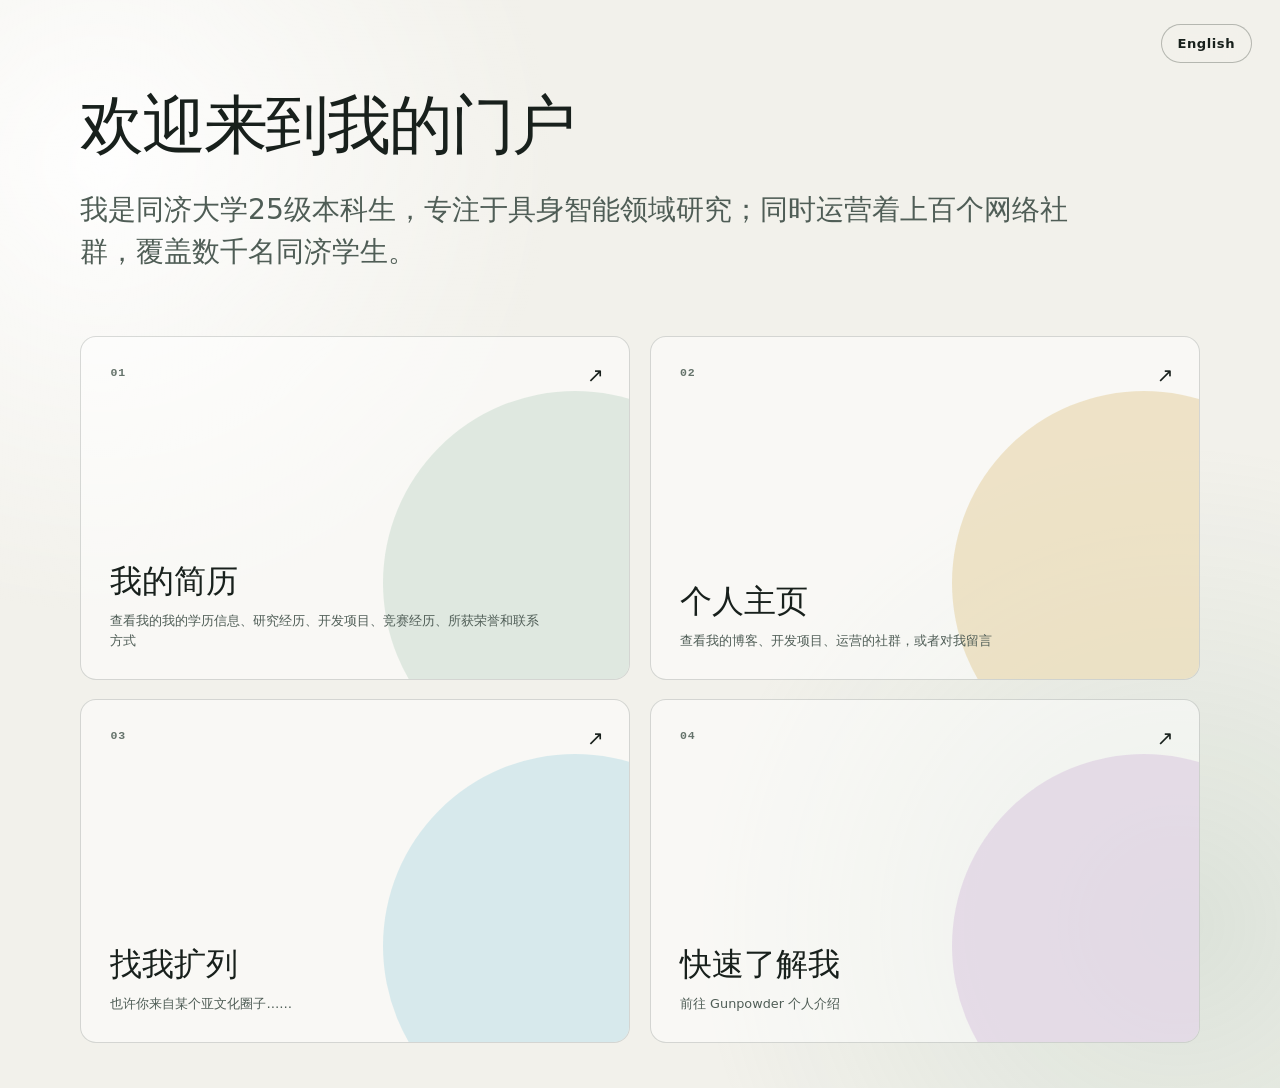
<file: index.html>
<!doctype html>
<html lang="zh-CN">
<head>
  <meta charset="utf-8">
  <meta name="viewport" content="width=device-width, initial-scale=1">
  <meta name="theme-color" content="#f2f1eb">
  <meta name="description" content="同济大学本科生，专注于具身智能研究与学生社群运营。">
  <title>Hachile Portal</title>
  <link rel="stylesheet" href="/assets/landing.css">
  <script>
    if (matchMedia('(max-width: 760px) and (orientation: portrait)').matches) {
      location.replace('/m/' + location.search + location.hash);
    }
  </script>
</head>
<body>
  <a class="language" href="/en/" lang="en">English</a>

  <main class="shell">
    <h1>欢迎来到我的门户</h1>
    <p class="intro">我是同济大学25级本科生，专注于具身智能领域研究；同时运营着上百个网络社群，覆盖数千名同济学生。</p>

    <nav class="choices" aria-label="选择想看的内容">
      <a class="choice choice-cv" href="https://cv.hachile.org/">
        <span class="number">01</span>
        <span class="choice-copy"><strong>我的简历</strong><small>查看我的我的学历信息、研究经历、开发项目、竞赛经历、所获荣誉和联系方式</small></span>
        <span class="arrow" aria-hidden="true">↗</span>
      </a>

      <a class="choice choice-home" href="https://home.hachile.org/">
        <span class="number">02</span>
        <span class="choice-copy"><strong>个人主页</strong><small>查看我的博客、开发项目、运营的社群，或者对我留言</small></span>
        <span class="arrow" aria-hidden="true">↗</span>
      </a>

      <a class="choice choice-sky" href="https://sky.hachile.org/">
        <span class="number">03</span>
        <span class="choice-copy"><strong>找我扩列</strong><small>也许你来自某个亚文化圈子……</small></span>
        <span class="arrow" aria-hidden="true">↗</span>
      </a>

      <a class="choice choice-profile" href="/gunpowder/">
        <span class="number">04</span>
        <span class="choice-copy"><strong>快速了解我</strong><small>前往 Gunpowder 个人介绍</small></span>
        <span class="arrow" aria-hidden="true">↗</span>
      </a>
    </nav>
  </main>

  <script type="module" src="https://static.cloudflareinsights.com/beacon.min.js" data-cf-beacon='{"token":"3c0896dc45254390b07fa67a037d1e5d"}'></script>
</body>
</html>
</file>
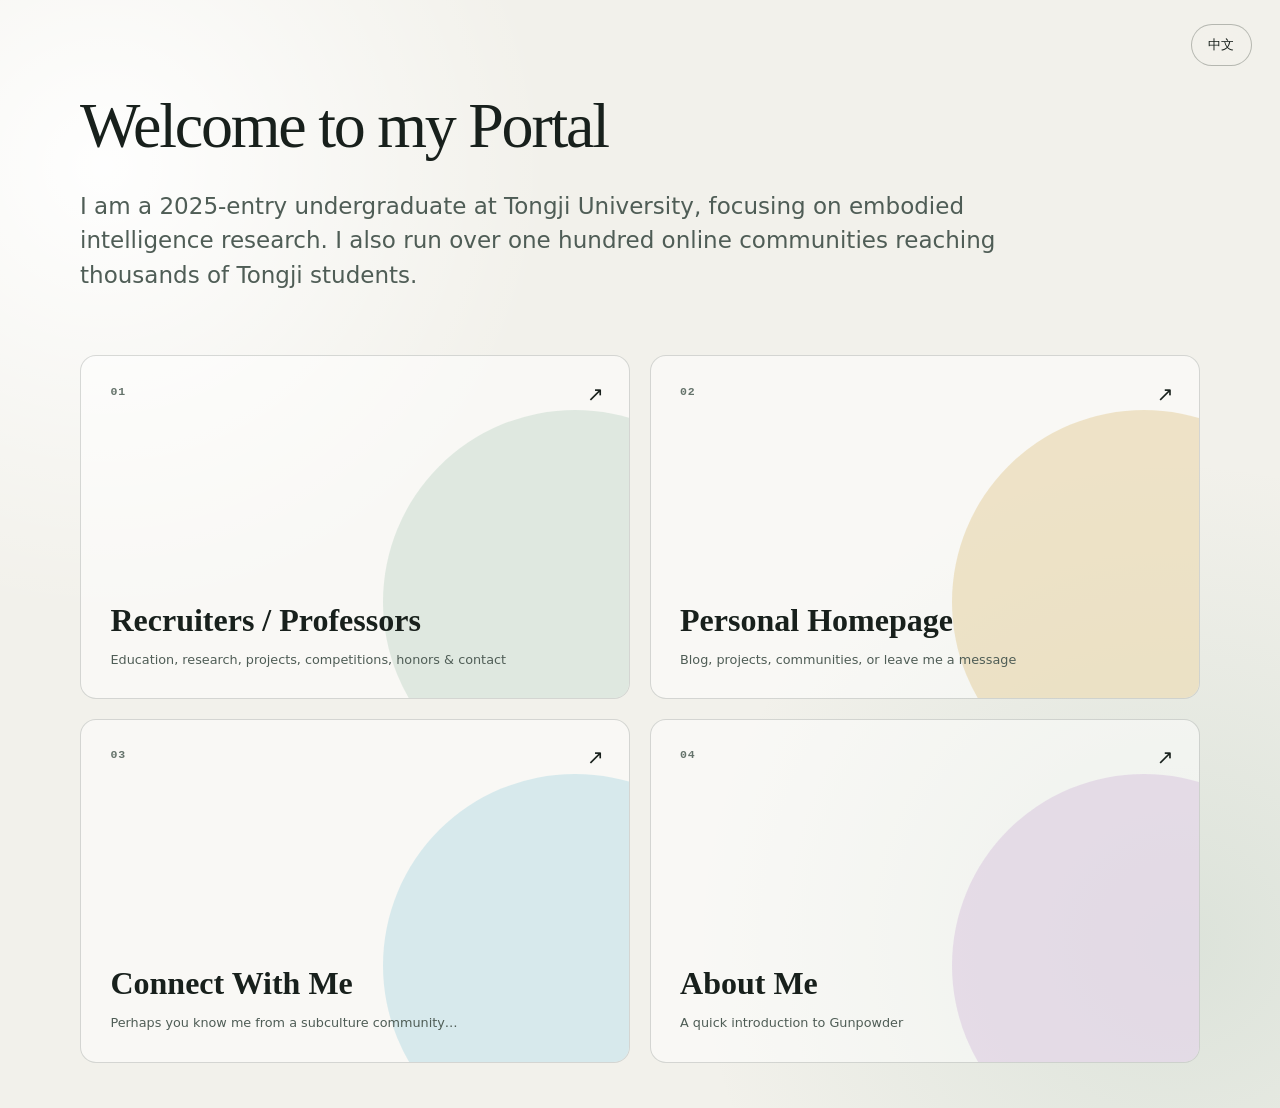
<file: en/index.html>
<!doctype html>
<html lang="en" class="english-page">
<head>
  <meta charset="utf-8">
  <meta name="viewport" content="width=device-width, initial-scale=1">
  <meta name="theme-color" content="#f2f1eb">
  <meta name="description" content="Tongji University undergraduate focused on embodied intelligence and student communities.">
  <title>Hachile Portal</title>
  <link rel="stylesheet" href="/assets/landing.css">
  <script>
    if (matchMedia('(max-width: 760px) and (orientation: portrait)').matches) {
      location.replace('/m/en/' + location.search + location.hash);
    }
  </script>
</head>
<body>
  <a class="language" href="/" lang="zh-CN">中文</a>

  <main class="shell">
    <h1>Welcome to my Portal</h1>
    <p class="intro">I am a 2025-entry undergraduate at Tongji University, focusing on embodied intelligence research. I also run over one hundred online communities reaching thousands of Tongji students.</p>

    <nav class="choices" aria-label="Choose what you would like to see">
      <a class="choice choice-cv" href="https://cv.hachile.org/">
        <span class="number">01</span>
        <span class="choice-copy"><strong>Recruiters / Professors</strong><small>Education, research, projects, competitions, honors &amp; contact</small></span>
        <span class="arrow" aria-hidden="true">↗</span>
      </a>

      <a class="choice choice-home" href="https://home.hachile.org/">
        <span class="number">02</span>
        <span class="choice-copy"><strong>Personal Homepage</strong><small>Blog, projects, communities, or leave me a message</small></span>
        <span class="arrow" aria-hidden="true">↗</span>
      </a>

      <a class="choice choice-sky" href="https://sky.hachile.org/en/">
        <span class="number">03</span>
        <span class="choice-copy"><strong>Connect With Me</strong><small>Perhaps you know me from a subculture community…</small></span>
        <span class="arrow" aria-hidden="true">↗</span>
      </a>

      <a class="choice choice-profile" href="/gunpowder/">
        <span class="number">04</span>
        <span class="choice-copy"><strong>About Me</strong><small>A quick introduction to Gunpowder</small></span>
        <span class="arrow" aria-hidden="true">↗</span>
      </a>
    </nav>
  </main>

  <script type="module" src="https://static.cloudflareinsights.com/beacon.min.js" data-cf-beacon='{"token":"3c0896dc45254390b07fa67a037d1e5d"}'></script>
</body>
</html>
</file>
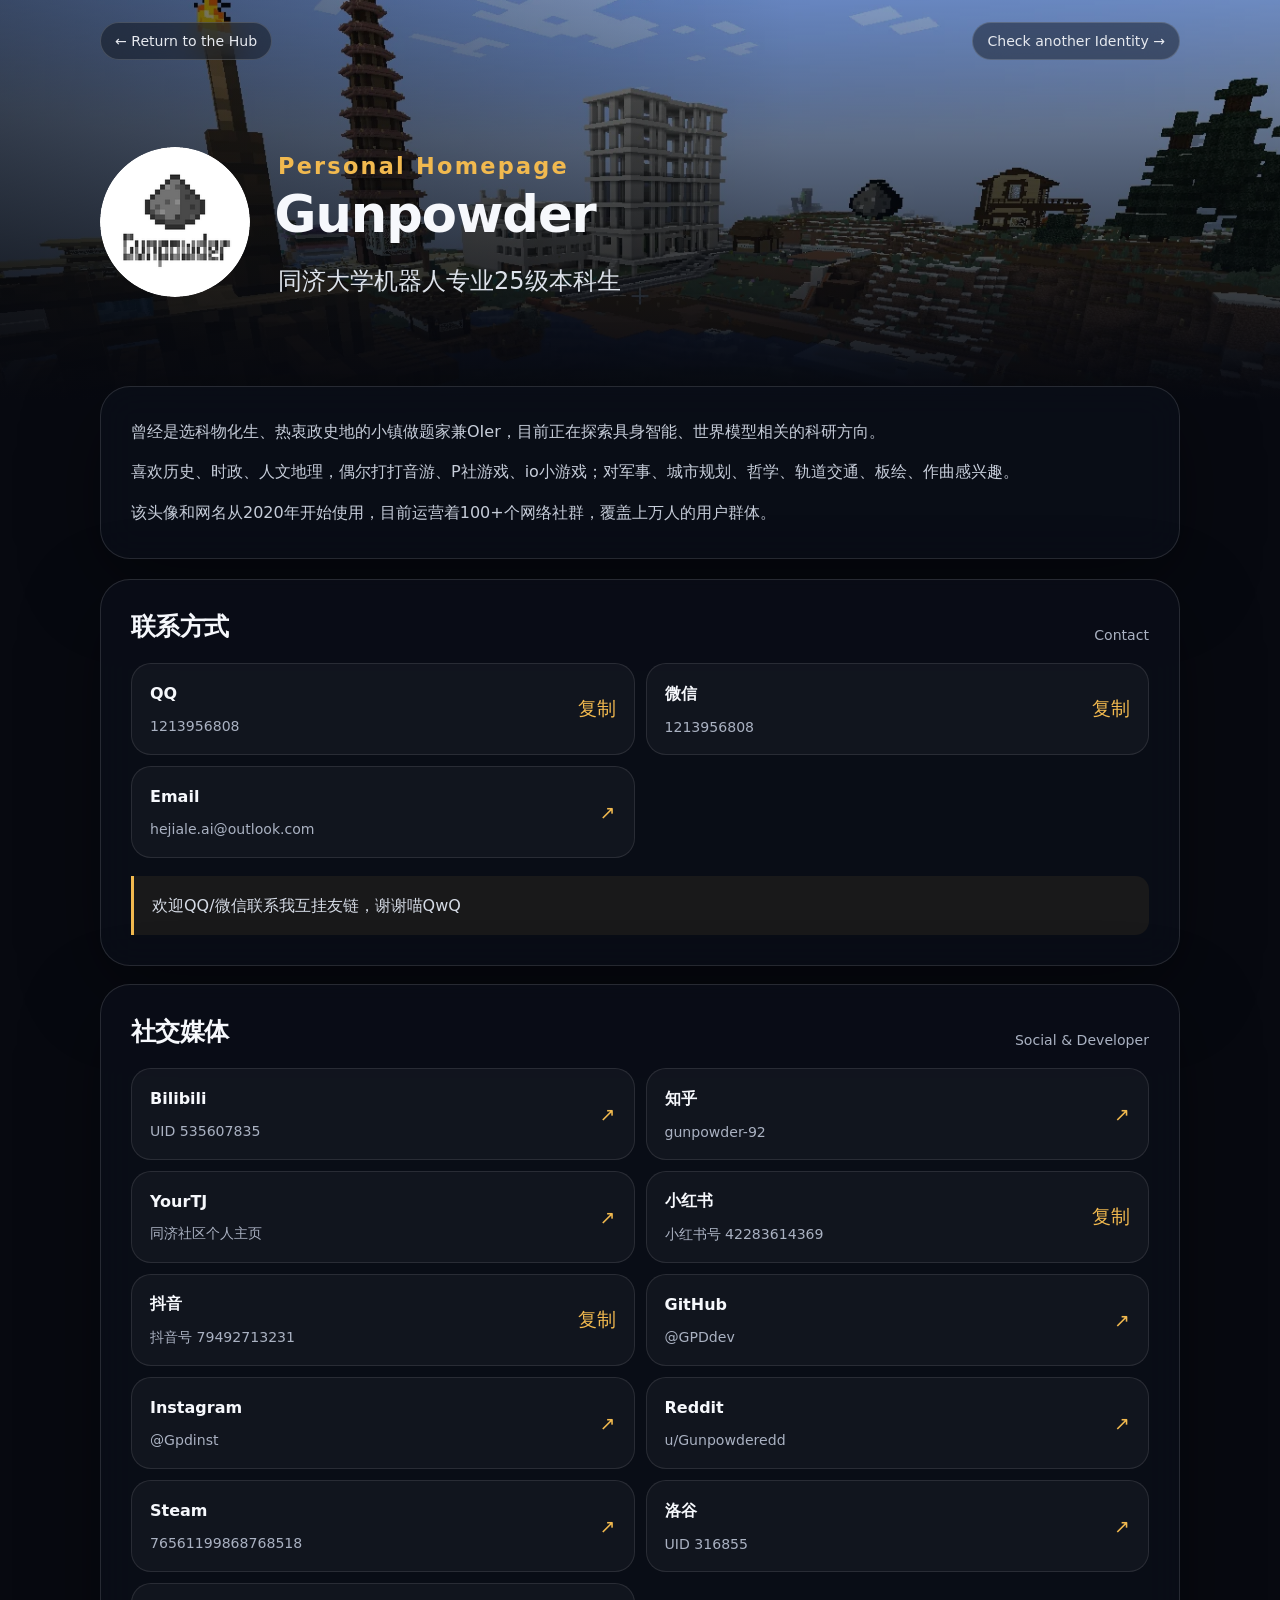
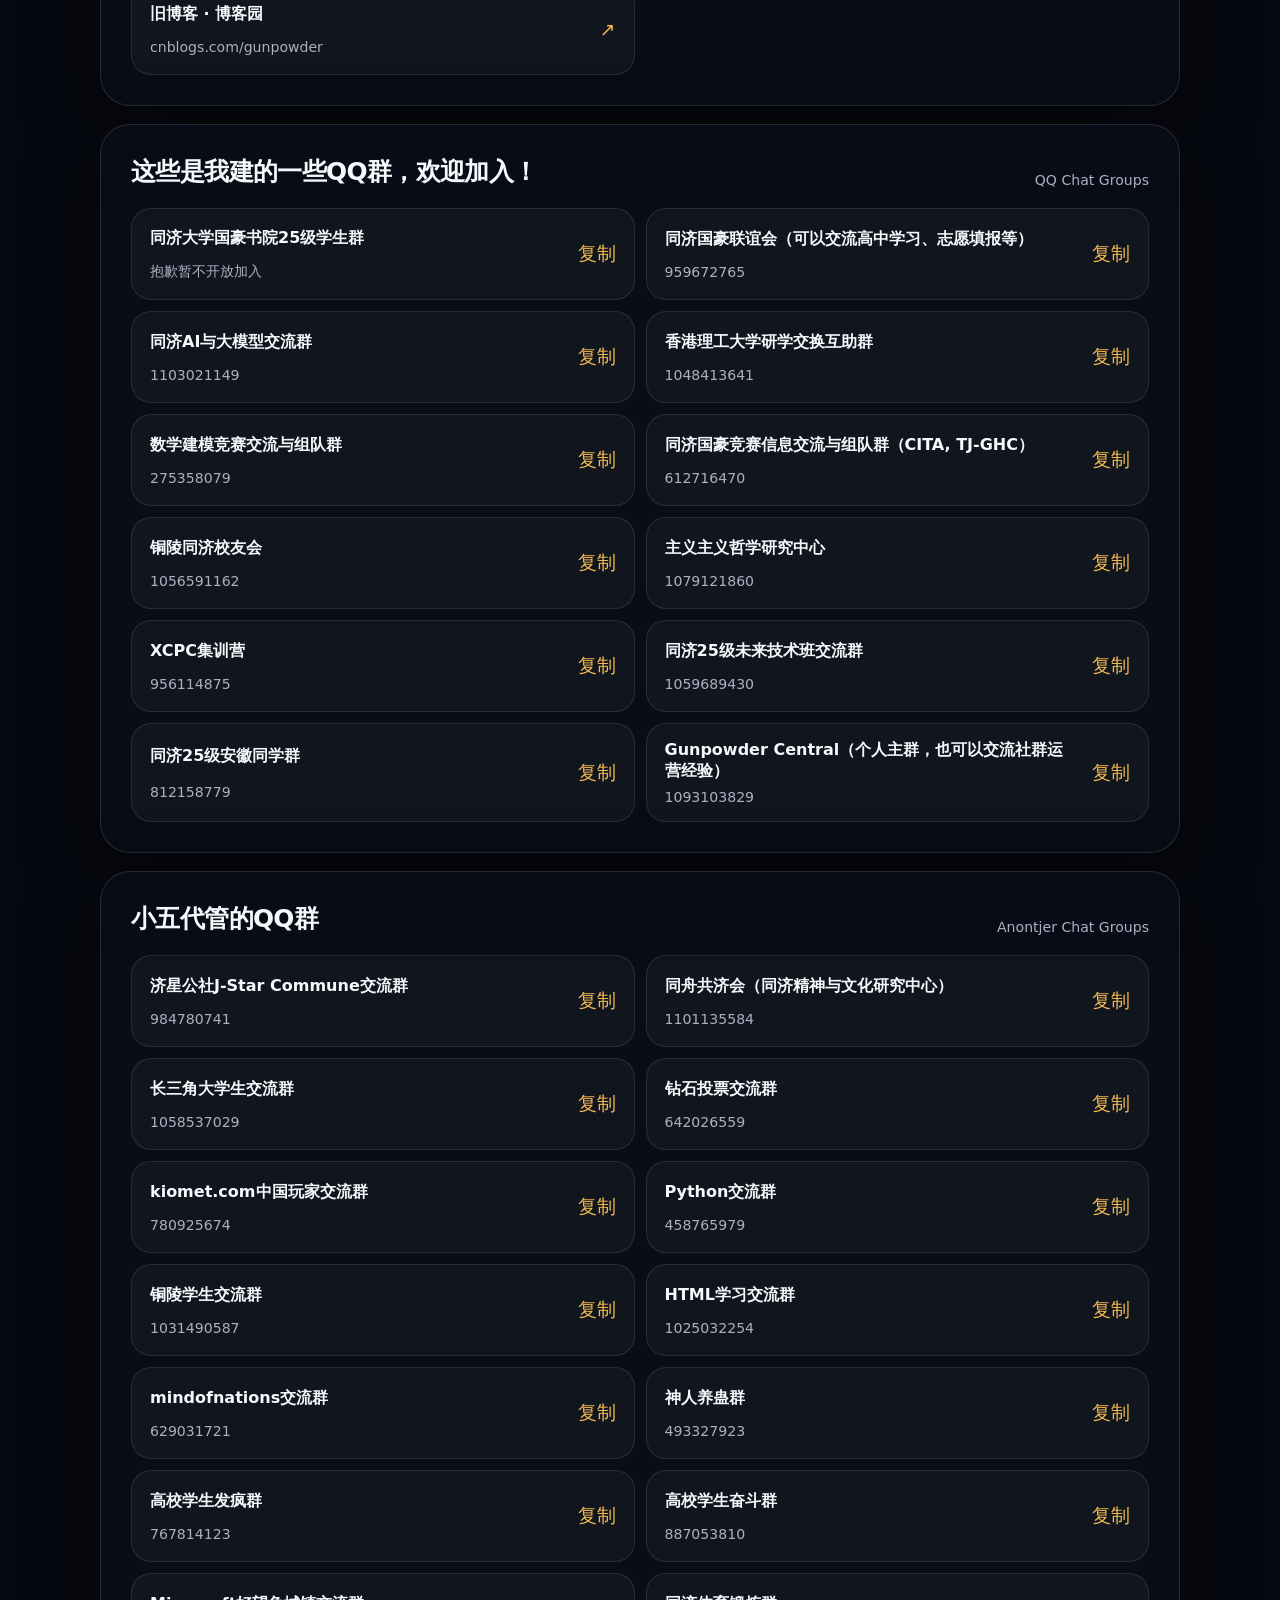
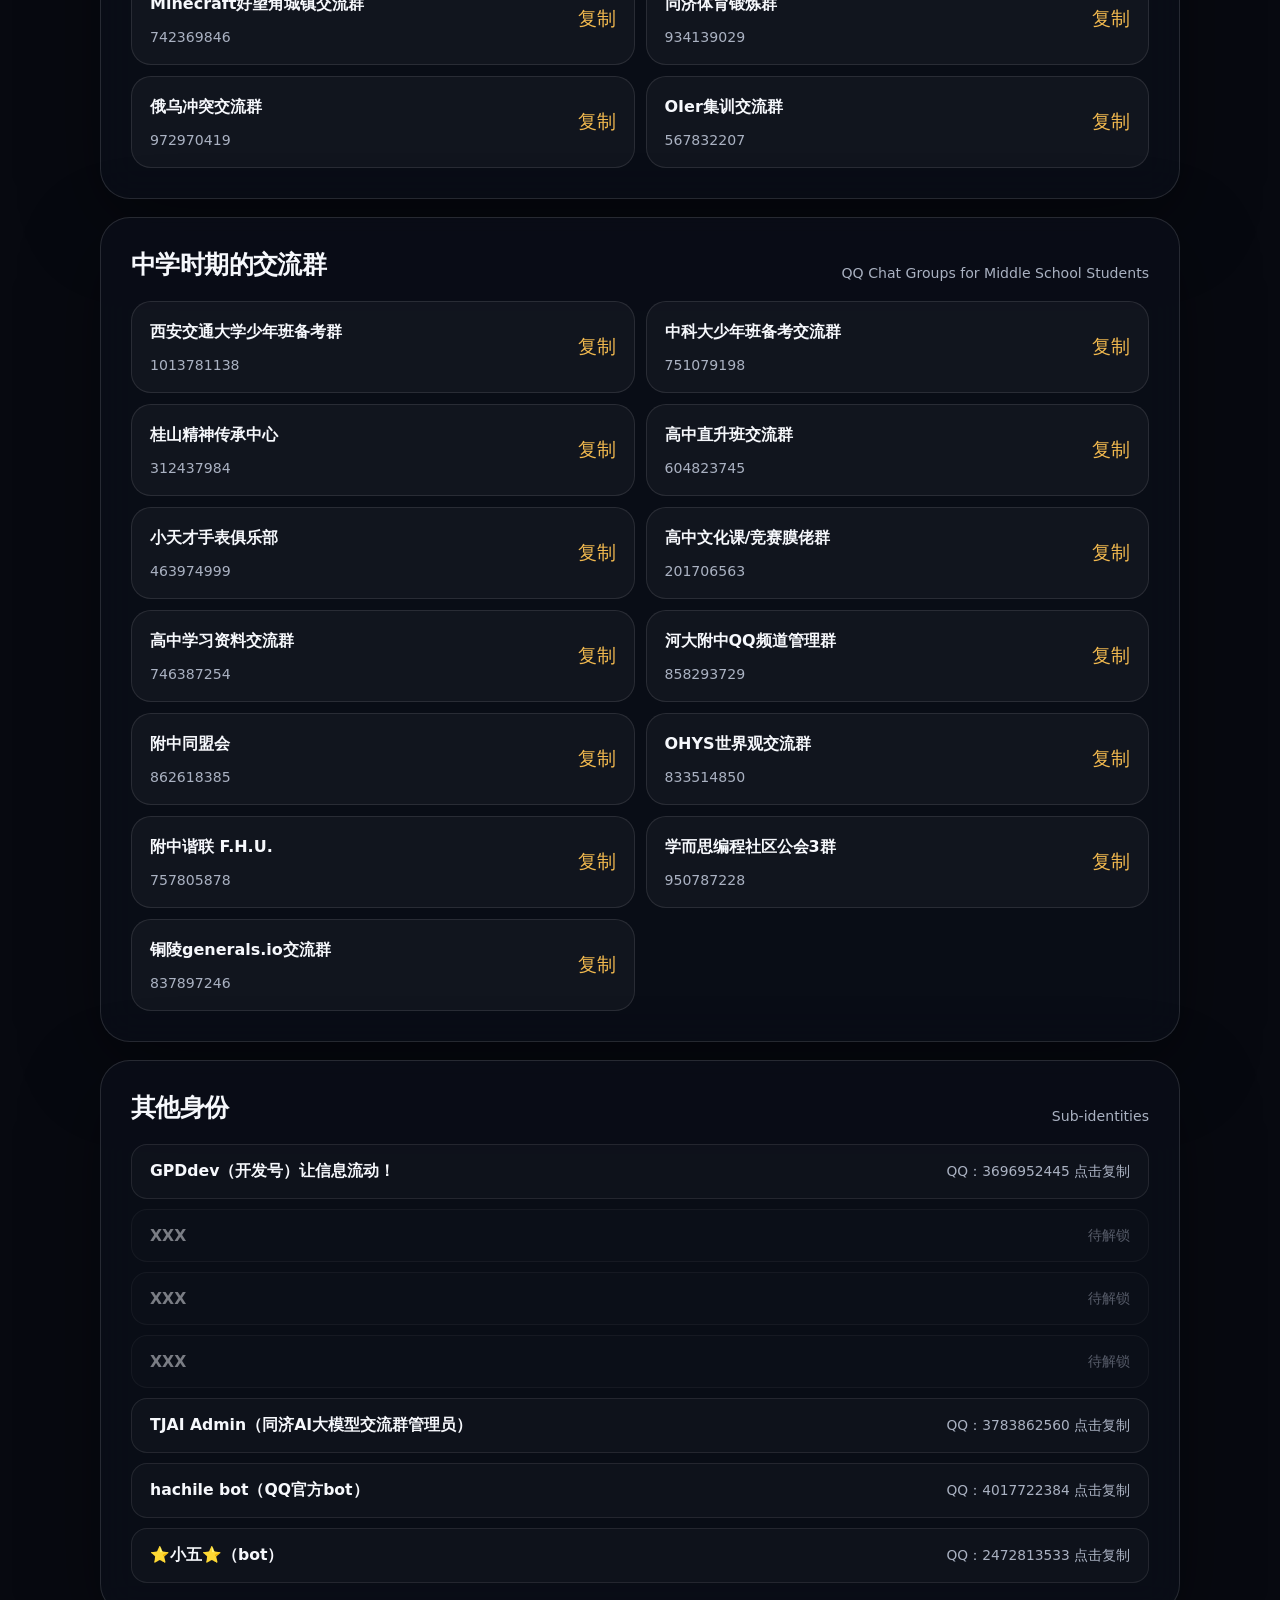
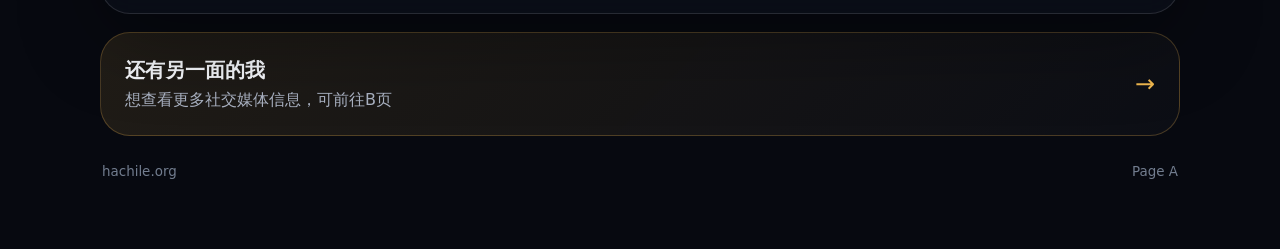
<file: gunpowder/index.html>
<!doctype html>
<html lang="zh-CN">
<head>
  <meta charset="utf-8">
  <meta name="viewport" content="width=device-width, initial-scale=1">
  <meta name="theme-color" content="#070910">
  <meta name="description" content="Gunpowder — social media and identity page">
  <title>Personal Homepage</title>
  <link rel="stylesheet" href="../assets/style.css">
</head>
<body class="profile-page human-page">
  <header class="profile-hero">
    <div class="profile-shell">
      <nav class="topbar">
        <a class="nav-pill" href="../">←  Return to the Hub</a>
        <a class="nav-pill" href="../skyblue/">Check another Identity  →</a>
      </nav>
      <div class="hero-content">
        <img class="hero-avatar" src="../assets/images/gunpowder-avatar.png" alt="Gunpowder avatar">
        <div class="hero-copy">
          <span class="badge">  Personal Homepage</span>
          <h1>Gunpowder</h1>
          <br>
          <p class="alias">  同济大学机器人专业25级本科生</p>
        </div>
      </div>
    </div>
  </header>
  <main class="profile-shell page-main">
    <section class="intro-card">
      <p>曾经是选科物化生、热衷政史地的小镇做题家兼OIer，目前正在探索具身智能、世界模型相关的科研方向。</p>
      <p>喜欢历史、时政、人文地理，偶尔打打音游、P社游戏、io小游戏；对军事、城市规划、哲学、轨道交通、板绘、作曲感兴趣。</p>
      <p>该头像和网名从2020年开始使用，目前运营着100+个网络社群，覆盖上万人的用户群体。</p>
    </section>

    <section class="section-card">
      <div class="section-title"><h2>联系方式</h2><span>Contact</span></div>
      <div class="link-grid">
        <button class="link-card copy-card" data-copy="1213956808"><span class="link-name">QQ</span><span class="link-value">1213956808</span><span class="link-action">复制</span></button>
        <button class="link-card copy-card" data-copy="1213956808"><span class="link-name">微信</span><span class="link-value">1213956808</span><span class="link-action">复制</span></button>
        <a class="link-card" href="mailto:hejiale.ai@outlook.com"><span class="link-name">Email</span><span class="link-value">hejiale.ai@outlook.com</span><span class="link-action">↗</span></a>
      </div>
      <p class="friend-note">欢迎QQ/微信联系我互挂友链，谢谢喵QwQ</p>
    </section>

    <section class="section-card">
      <div class="section-title"><h2>社交媒体</h2><span>Social & Developer</span></div>
      <div class="link-grid">
        <a class="link-card" href="https://space.bilibili.com/535607835" target="_blank" rel="noreferrer"><span class="link-name">Bilibili</span><span class="link-value">UID 535607835</span><span class="link-action">↗</span></a>
        <a class="link-card" href="https://www.zhihu.com/people/gunpowder-92" target="_blank" rel="noreferrer"><span class="link-name">知乎</span><span class="link-value">gunpowder-92</span><span class="link-action">↗</span></a>
        <a class="link-card" href="https://f.yourtj.de/u/61" target="_blank" rel="noreferrer"><span class="link-name">YourTJ</span><span class="link-value">同济社区个人主页</span><span class="link-action">↗</span></a>
        <button class="link-card copy-card" data-copy="42283614369"><span class="link-name">小红书</span><span class="link-value">小红书号 42283614369</span><span class="link-action">复制</span></button>
        <button class="link-card copy-card" data-copy="79492713231"><span class="link-name">抖音</span><span class="link-value">抖音号 79492713231</span><span class="link-action">复制</span></button>
        <a class="link-card" href="https://github.com/GPDdev" target="_blank" rel="noreferrer"><span class="link-name">GitHub</span><span class="link-value">@GPDdev</span><span class="link-action">↗</span></a>
        <a class="link-card" href="https://www.instagram.com/Gpdinst/" target="_blank" rel="noreferrer"><span class="link-name">Instagram</span><span class="link-value">@Gpdinst</span><span class="link-action">↗</span></a>
        <a class="link-card" href="https://www.reddit.com/u/Gunpowderedd" target="_blank" rel="noreferrer"><span class="link-name">Reddit</span><span class="link-value">u/Gunpowderedd</span><span class="link-action">↗</span></a>
        <a class="link-card" href="https://steamcommunity.com/profiles/76561199868768518" target="_blank" rel="noreferrer"><span class="link-name">Steam</span><span class="link-value">76561199868768518</span><span class="link-action">↗</span></a>
        <a class="link-card" href="https://www.luogu.com.cn/user/316855" target="_blank" rel="noreferrer"><span class="link-name">洛谷</span><span class="link-value">UID 316855</span><span class="link-action">↗</span></a>
        <a class="link-card" href="https://www.cnblogs.com/gunpowder/" target="_blank" rel="noreferrer"><span class="link-name">旧博客 · 博客园</span><span class="link-value">cnblogs.com/gunpowder</span><span class="link-action">↗</span></a>
      </div>
    </section>

     <section class="section-card">
      <div class="section-title"><h2>这些是我建的一些QQ群，欢迎加入！</h2><span>QQ Chat Groups</span></div>
      <div class="link-grid">
        <button class="link-card copy-card" data-copy="抱歉暂不开放加入"><span class="link-name">同济大学国豪书院25级学生群</span><span class="link-value">抱歉暂不开放加入</span><span class="link-action">复制</span></button>
        <button class="link-card copy-card" data-copy="959672765"><span class="link-name">同济国豪联谊会（可以交流高中学习、志愿填报等）</span><span class="link-value">959672765</span><span class="link-action">复制</span></button>
        <button class="link-card copy-card" data-copy="1103021149"><span class="link-name">同济AI与大模型交流群</span><span class="link-value">1103021149</span><span class="link-action">复制</span></button>
        <button class="link-card copy-card" data-copy="1048413641"><span class="link-name">香港理工大学研学交换互助群</span><span class="link-value">1048413641</span><span class="link-action">复制</span></button>
        <button class="link-card copy-card" data-copy="275358079"><span class="link-name">数学建模竞赛交流与组队群</span><span class="link-value">275358079</span><span class="link-action">复制</span></button>
        <button class="link-card copy-card" data-copy="612716470"><span class="link-name">同济国豪竞赛信息交流与组队群（CITA, TJ-GHC）</span><span class="link-value">612716470</span><span class="link-action">复制</span></button>
        <button class="link-card copy-card" data-copy="1056591162"><span class="link-name">铜陵同济校友会</span><span class="link-value">1056591162</span><span class="link-action">复制</span></button>
        <button class="link-card copy-card" data-copy="1079121860"><span class="link-name">主义主义哲学研究中心</span><span class="link-value">1079121860</span><span class="link-action">复制</span></button>
        <button class="link-card copy-card" data-copy="956114875"><span class="link-name">XCPC集训营</span><span class="link-value">956114875</span><span class="link-action">复制</span></button>
        <button class="link-card copy-card" data-copy="1059689430"><span class="link-name">同济25级未来技术班交流群</span><span class="link-value">1059689430</span><span class="link-action">复制</span></button>
        <button class="link-card copy-card" data-copy="812158779"><span class="link-name">同济25级安徽同学群</span><span class="link-value">812158779</span><span class="link-action">复制</span></button>
        <button class="link-card copy-card" data-copy="1093103829"><span class="link-name">Gunpowder Central（个人主群，也可以交流社群运营经验）</span><span class="link-value">1093103829</span><span class="link-action">复制</span></button>
      </div>
    </section>
    
    <section class="section-card">
      <div class="section-title"><h2>小五代管的QQ群</h2><span>Anontjer Chat Groups</span></div>
      <div class="link-grid">
        <button class="link-card copy-card" data-copy="984780741"><span class="link-name">济星公社J-Star Commune交流群</span><span class="link-value">984780741</span><span class="link-action">复制</span></button>
        <button class="link-card copy-card" data-copy="1101135584"><span class="link-name">同舟共济会（同济精神与文化研究中心）</span><span class="link-value">1101135584</span><span class="link-action">复制</span></button>
        <button class="link-card copy-card" data-copy="1058537029"><span class="link-name">长三角大学生交流群</span><span class="link-value">1058537029</span><span class="link-action">复制</span></button>
        <button class="link-card copy-card" data-copy="642026559"><span class="link-name">钻石投票交流群</span><span class="link-value">642026559</span><span class="link-action">复制</span></button>
        <button class="link-card copy-card" data-copy="780925674"><span class="link-name">kiomet.com中国玩家交流群</span><span class="link-value">780925674</span><span class="link-action">复制</span></button>
        <button class="link-card copy-card" data-copy="458765979"><span class="link-name">Python交流群</span><span class="link-value">458765979</span><span class="link-action">复制</span></button>
        <button class="link-card copy-card" data-copy="1031490587"><span class="link-name">铜陵学生交流群</span><span class="link-value">1031490587</span><span class="link-action">复制</span></button>
        <button class="link-card copy-card" data-copy="1025032254"><span class="link-name">HTML学习交流群</span><span class="link-value">1025032254</span><span class="link-action">复制</span></button>
        <button class="link-card copy-card" data-copy="629031721"><span class="link-name">mindofnations交流群</span><span class="link-value">629031721</span><span class="link-action">复制</span></button>
        <button class="link-card copy-card" data-copy="493327923"><span class="link-name">神人养蛊群</span><span class="link-value">493327923</span><span class="link-action">复制</span></button>
        <button class="link-card copy-card" data-copy="767814123"><span class="link-name">高校学生发疯群</span><span class="link-value">767814123</span><span class="link-action">复制</span></button>
        <button class="link-card copy-card" data-copy="887053810"><span class="link-name">高校学生奋斗群</span><span class="link-value">887053810</span><span class="link-action">复制</span></button>
        <button class="link-card copy-card" data-copy="742369846"><span class="link-name">Minecraft好望角城镇交流群</span><span class="link-value">742369846</span><span class="link-action">复制</span></button>
        <button class="link-card copy-card" data-copy="934139029"><span class="link-name">同济体育锻炼群</span><span class="link-value">934139029</span><span class="link-action">复制</span></button>
        <button class="link-card copy-card" data-copy="972970419"><span class="link-name">俄乌冲突交流群</span><span class="link-value">972970419</span><span class="link-action">复制</span></button>
        <button class="link-card copy-card" data-copy="567832207"><span class="link-name">OIer集训交流群</span><span class="link-value">567832207</span><span class="link-action">复制</span></button>
         </div>
    </section>

    <section class="section-card">
      <div class="section-title"><h2>中学时期的交流群</h2><span>QQ Chat Groups for Middle School Students</span></div>
      <div class="link-grid">
        <button class="link-card copy-card" data-copy="1013781138"><span class="link-name">西安交通大学少年班备考群</span><span class="link-value">1013781138</span><span class="link-action">复制</span></button>
        <button class="link-card copy-card" data-copy="751079198"><span class="link-name">中科大少年班备考交流群</span><span class="link-value">751079198</span><span class="link-action">复制</span></button>
        <button class="link-card copy-card" data-copy="312437984"><span class="link-name">桂山精神传承中心</span><span class="link-value">312437984</span><span class="link-action">复制</span></button>
        <button class="link-card copy-card" data-copy="604823745"><span class="link-name">高中直升班交流群</span><span class="link-value">604823745</span><span class="link-action">复制</span></button>
        <button class="link-card copy-card" data-copy="463974999"><span class="link-name">小天才手表俱乐部</span><span class="link-value">463974999</span><span class="link-action">复制</span></button>
        <button class="link-card copy-card" data-copy="201706563"><span class="link-name">高中文化课/竞赛膜佬群</span><span class="link-value">201706563</span><span class="link-action">复制</span></button>
        <button class="link-card copy-card" data-copy="746387254"><span class="link-name">高中学习资料交流群</span><span class="link-value">746387254</span><span class="link-action">复制</span></button>
        <button class="link-card copy-card" data-copy="858293729"><span class="link-name">河大附中QQ频道管理群</span><span class="link-value">858293729</span><span class="link-action">复制</span></button>
        <button class="link-card copy-card" data-copy="862618385"><span class="link-name">附中同盟会</span><span class="link-value">862618385</span><span class="link-action">复制</span></button>
        <button class="link-card copy-card" data-copy="833514850"><span class="link-name">OHYS世界观交流群</span><span class="link-value">833514850</span><span class="link-action">复制</span></button>
        <button class="link-card copy-card" data-copy="757805878"><span class="link-name">附中谐联 F.H.U.</span><span class="link-value">757805878</span><span class="link-action">复制</span></button>
        <button class="link-card copy-card" data-copy="950787228"><span class="link-name">学而思编程社区公会3群</span><span class="link-value">950787228</span><span class="link-action">复制</span></button>
        <button class="link-card copy-card" data-copy="837897246"><span class="link-name">铜陵generals.io交流群</span><span class="link-value">837897246</span><span class="link-action">复制</span></button>
      </div>
    </section>

    <section class="section-card">
      <div class="section-title"><h2>其他身份</h2><span>Sub-identities</span></div>
      <div class="identity-list">
        <button class="identity-row copy-card" data-copy="3696952445"><strong>GPDdev（开发号）让信息流动！</strong><span>QQ：3696952445 点击复制</span></button>
        <div class="identity-row locked"><strong>XXX</strong><span>待解锁</span></div>
        <div class="identity-row locked"><strong>XXX</strong><span>待解锁</span></div>
        <div class="identity-row locked"><strong>XXX</strong><span>待解锁</span></div>
        <button class="identity-row copy-card" data-copy="3783862560"><strong>TJAI Admin（同济AI大模型交流群管理员）</strong><span>QQ：3783862560 点击复制</span></button>
        <button class="identity-row copy-card" data-copy="4017722384"><strong>hachile bot（QQ官方bot）</strong><span>QQ：4017722384 点击复制</span></button>
        <button class="identity-row copy-card" data-copy="2472813533"><strong>⭐小五⭐（bot）</strong><span>QQ：2472813533 点击复制</span></button>
      </div>
    </section>

    <a class="cross-card" href="../skyblue/">
      <div><h3>还有另一面的我</h3><p>想查看更多社交媒体信息，可前往B页</p></div>
      <span class="cross-arrow">→</span>
    </a>

    <footer class="page-footer"><span>hachile.org</span><span>Page A</span></footer>
  </main>
  <div class="toast" aria-live="polite"></div>
  <script src="../assets/app.js"></script>

<!-- Cloudflare Web Analytics -->
<script
  type="module"
  src="https://static.cloudflareinsights.com/beacon.min.js"
  data-cf-beacon='{"token": "3c0896dc45254390b07fa67a037d1e5d"}'>
</script>
<!-- End Cloudflare Web Analytics -->
  
</body>
</html>
</file>
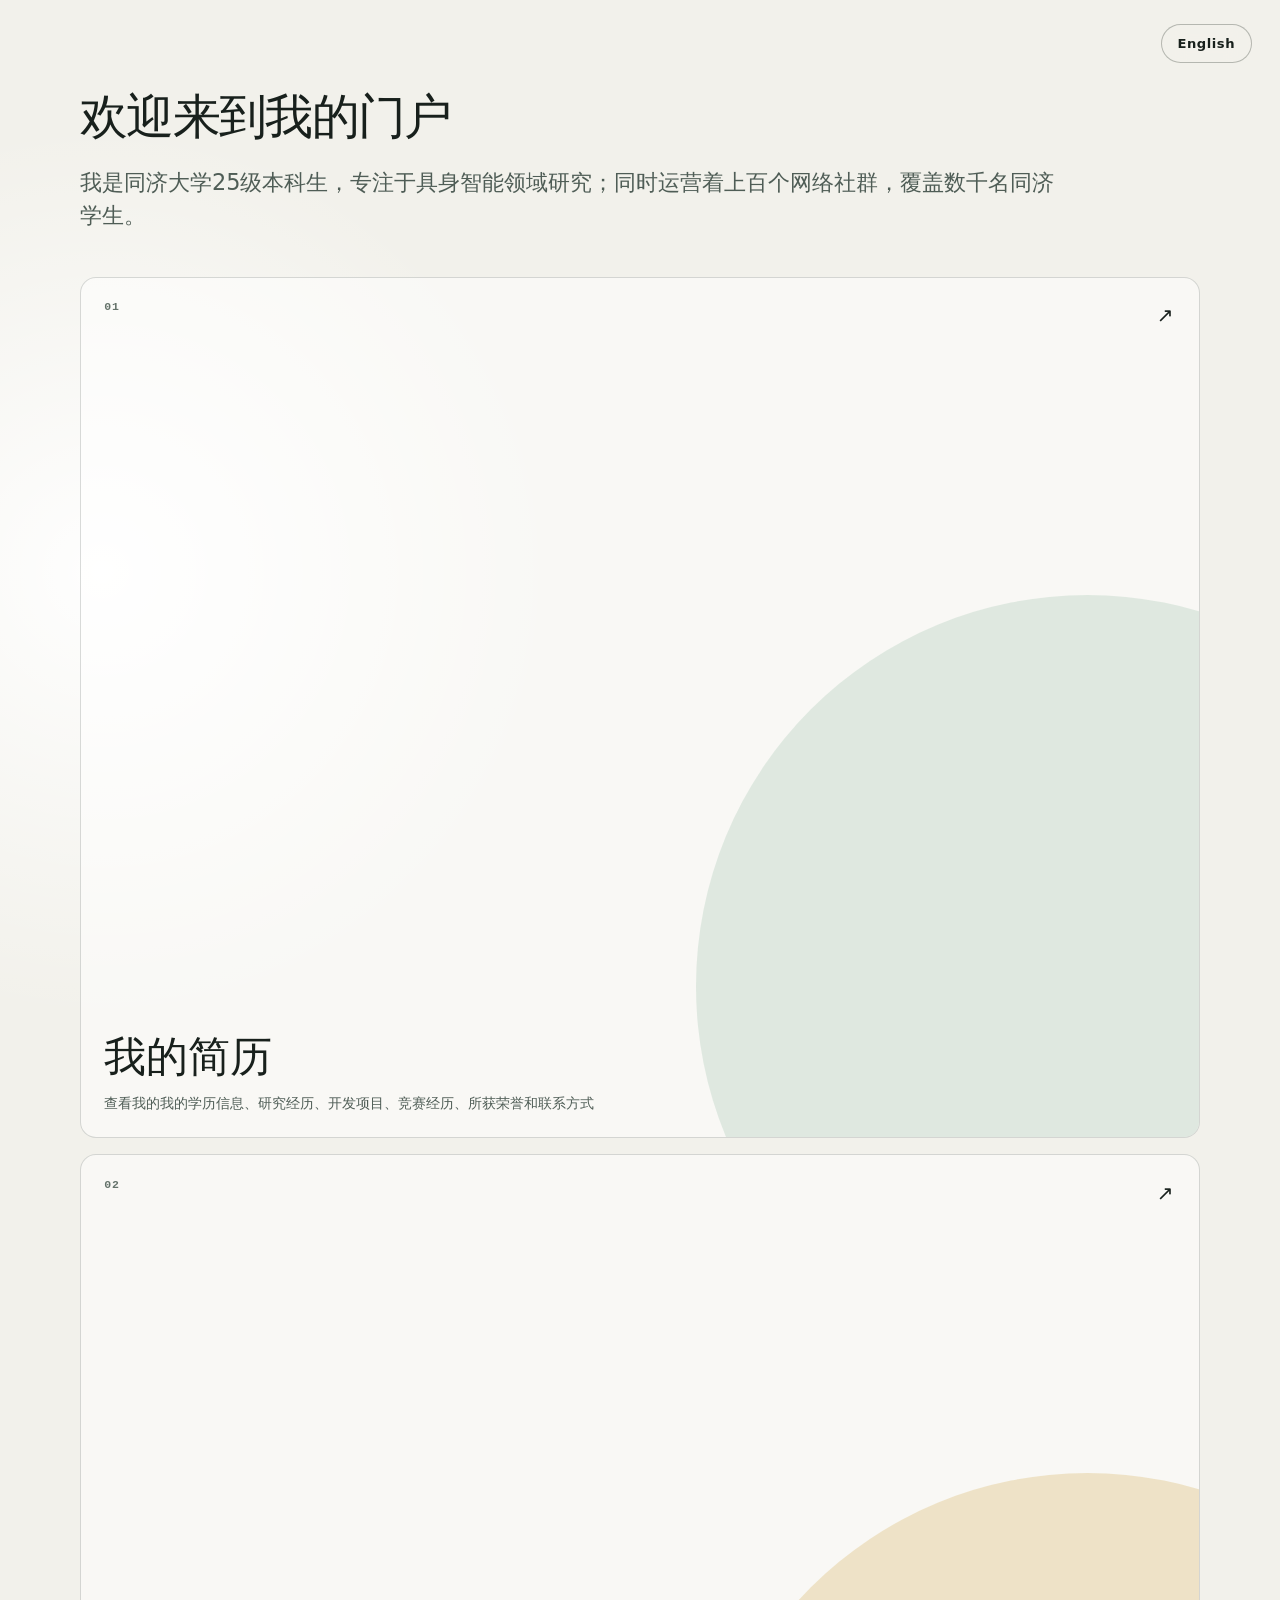
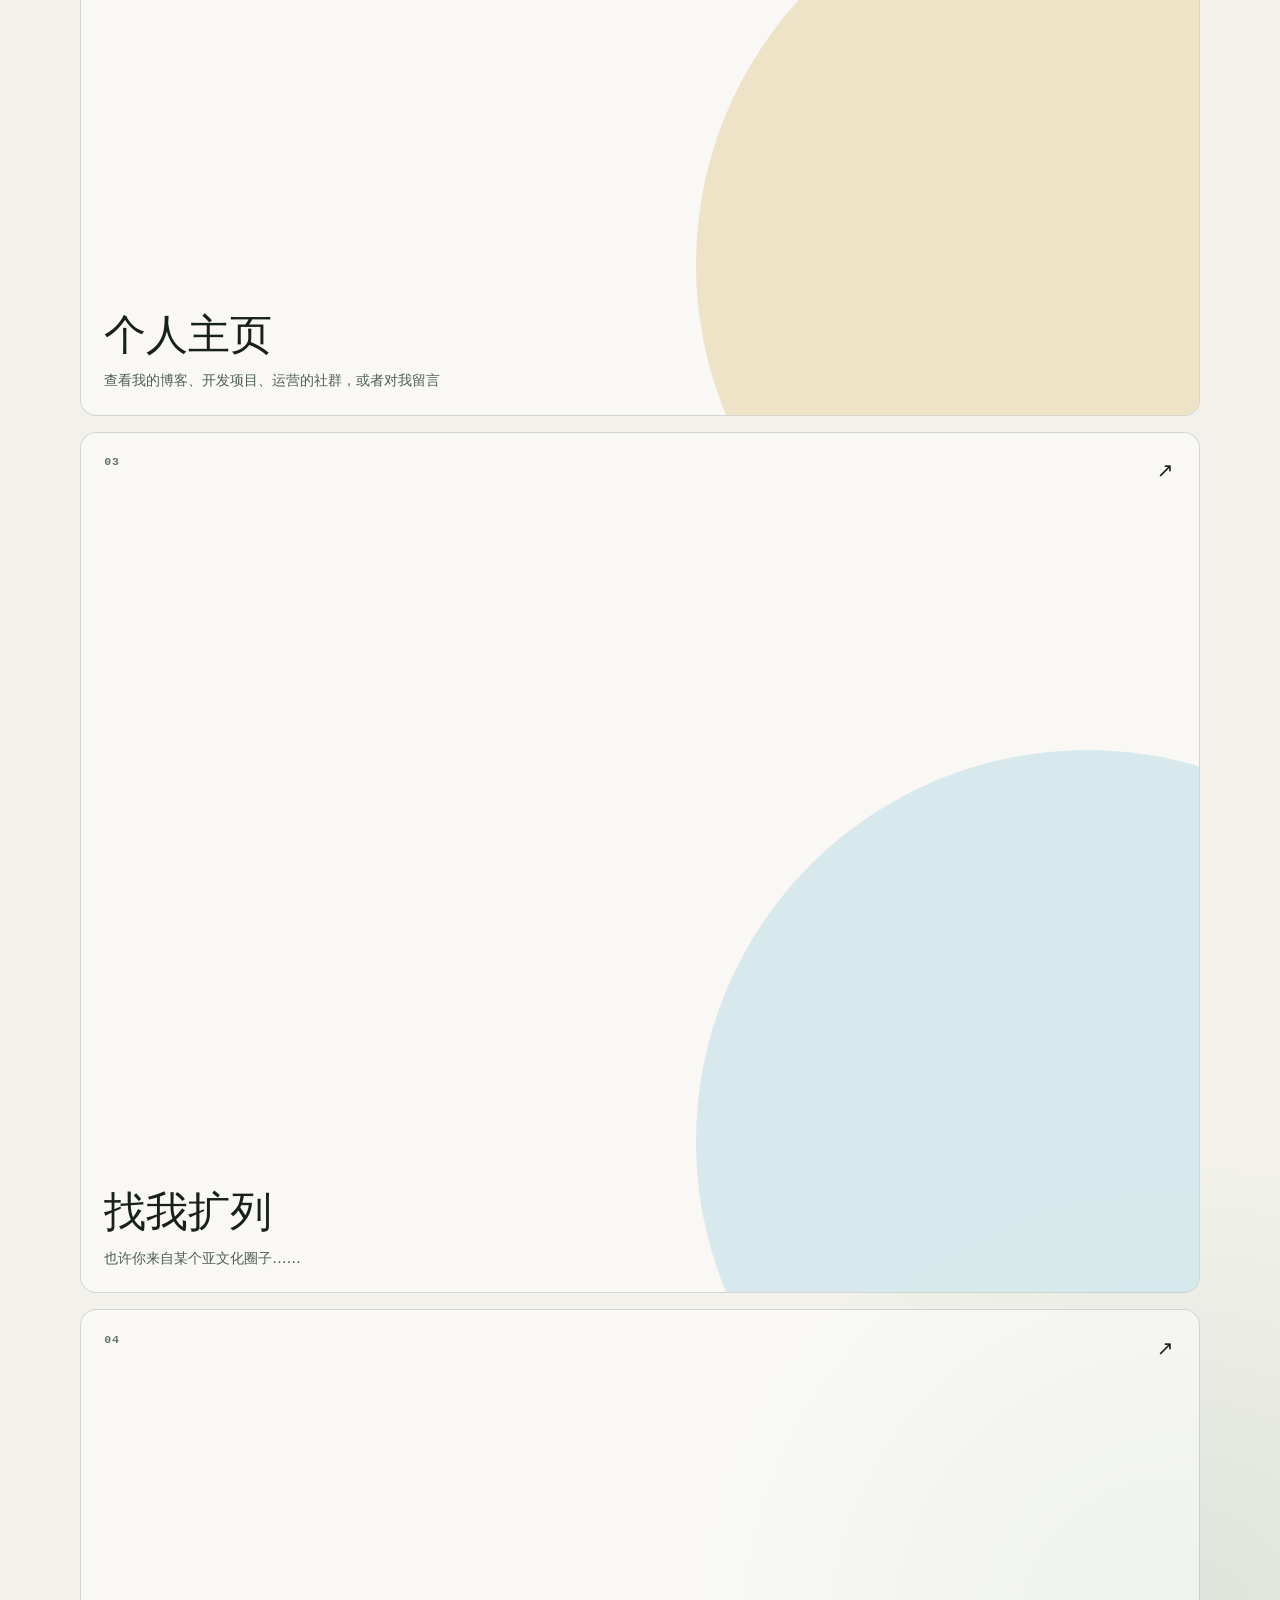
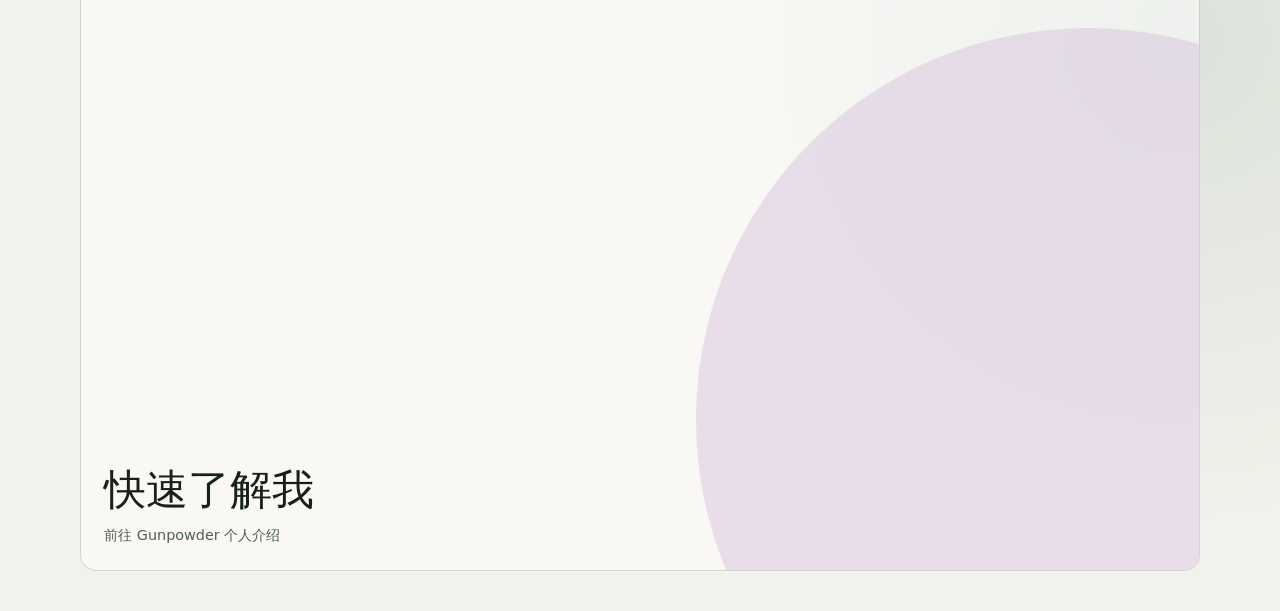
<file: m/index.html>
<!doctype html>
<html lang="zh-CN" class="mobile-page">
<head>
  <meta charset="utf-8">
  <meta name="viewport" content="width=device-width, initial-scale=1">
  <meta name="theme-color" content="#f2f1eb">
  <meta name="description" content="同济大学本科生，专注于具身智能研究与学生社群运营。">
  <title>Hachile Portal</title>
  <link rel="stylesheet" href="/assets/landing.css">
</head>
<body>
  <a class="language" href="/m/en/" lang="en">English</a>

  <main class="shell">
    <h1>欢迎来到我的门户</h1>
    <p class="intro">我是同济大学25级本科生，专注于具身智能领域研究；同时运营着上百个网络社群，覆盖数千名同济学生。</p>

    <nav class="choices" aria-label="选择想看的内容">
      <a class="choice choice-cv" href="https://cv.hachile.org/">
        <span class="number">01</span>
        <span class="choice-copy"><strong>我的简历</strong><small>查看我的我的学历信息、研究经历、开发项目、竞赛经历、所获荣誉和联系方式</small></span>
        <span class="arrow" aria-hidden="true">↗</span>
      </a>

      <a class="choice choice-home" href="https://home.hachile.org/">
        <span class="number">02</span>
        <span class="choice-copy"><strong>个人主页</strong><small>查看我的博客、开发项目、运营的社群，或者对我留言</small></span>
        <span class="arrow" aria-hidden="true">↗</span>
      </a>

      <a class="choice choice-sky" href="https://sky.hachile.org/">
        <span class="number">03</span>
        <span class="choice-copy"><strong>找我扩列</strong><small>也许你来自某个亚文化圈子……</small></span>
        <span class="arrow" aria-hidden="true">↗</span>
      </a>

      <a class="choice choice-profile" href="/gunpowder/">
        <span class="number">04</span>
        <span class="choice-copy"><strong>快速了解我</strong><small>前往 Gunpowder 个人介绍</small></span>
        <span class="arrow" aria-hidden="true">↗</span>
      </a>
    </nav>
  </main>

  <script type="module" src="https://static.cloudflareinsights.com/beacon.min.js" data-cf-beacon='{"token":"3c0896dc45254390b07fa67a037d1e5d"}'></script>
</body>
</html>
</file>
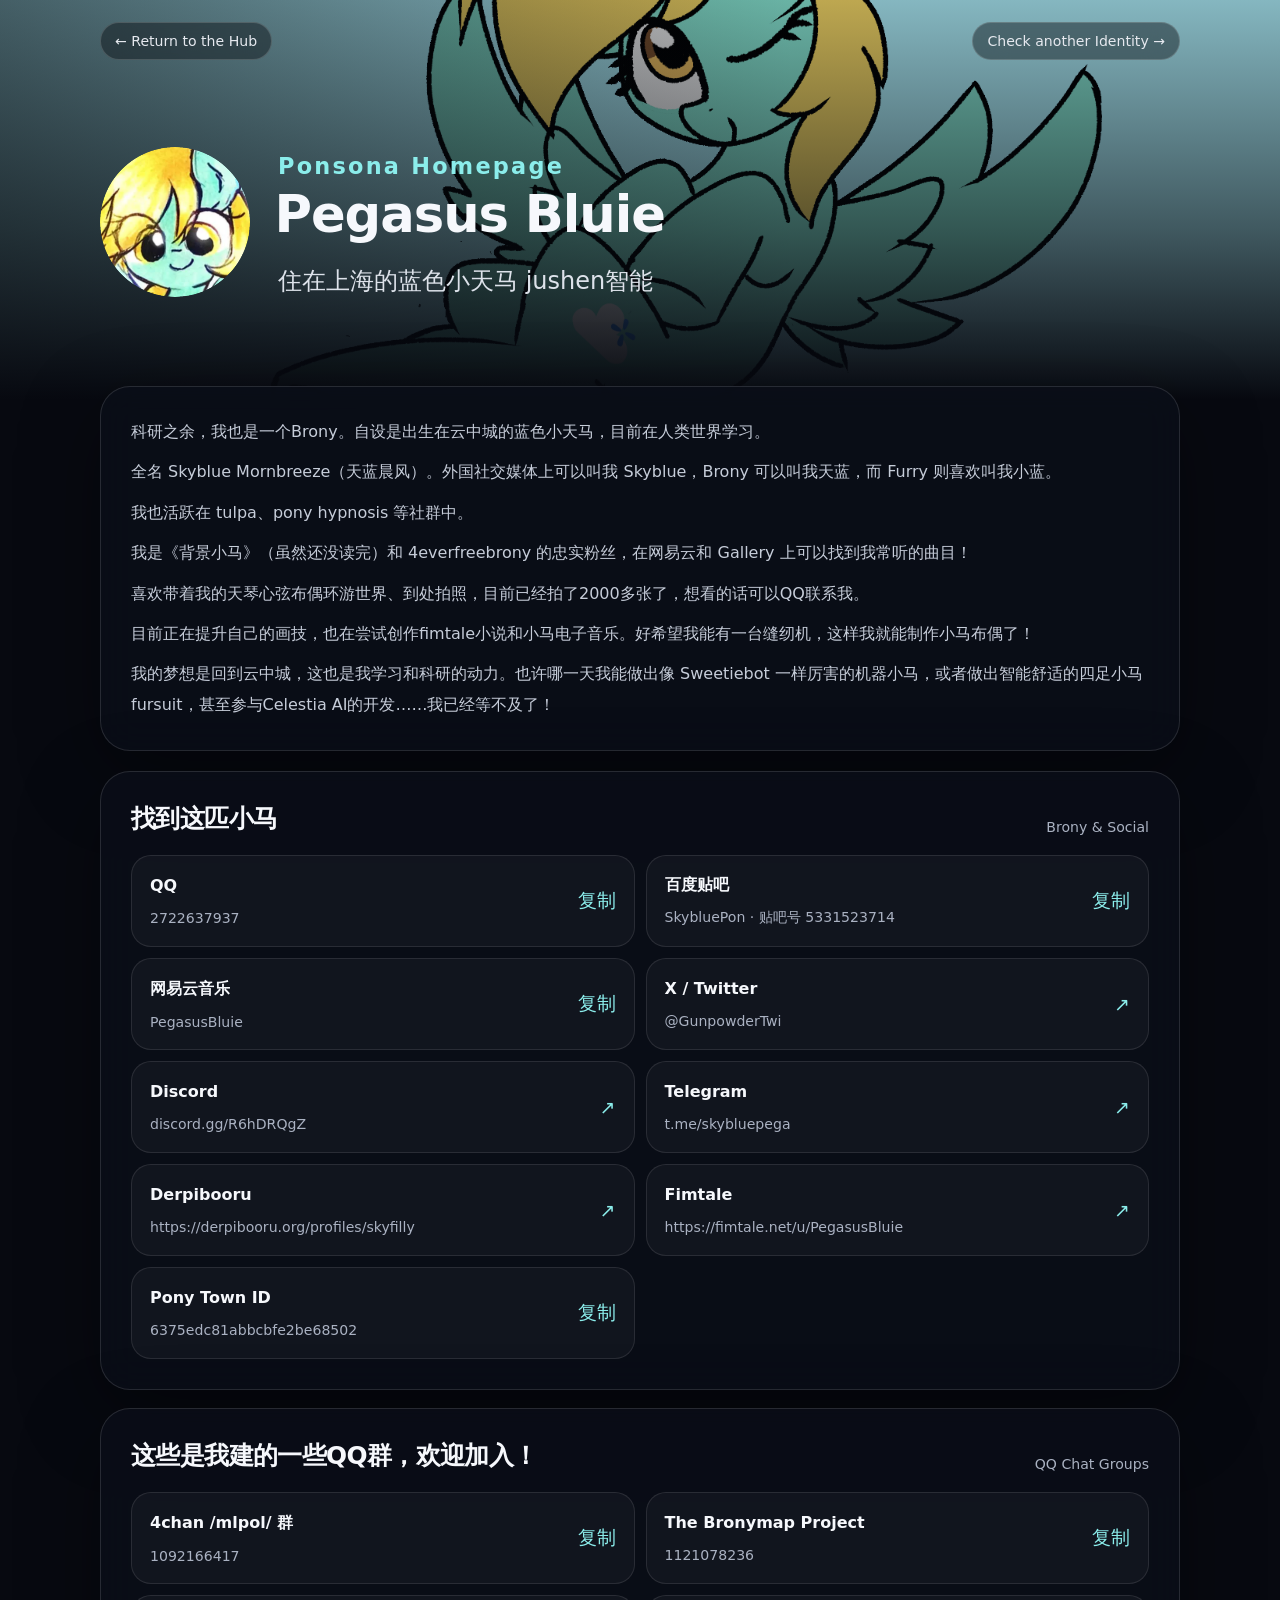
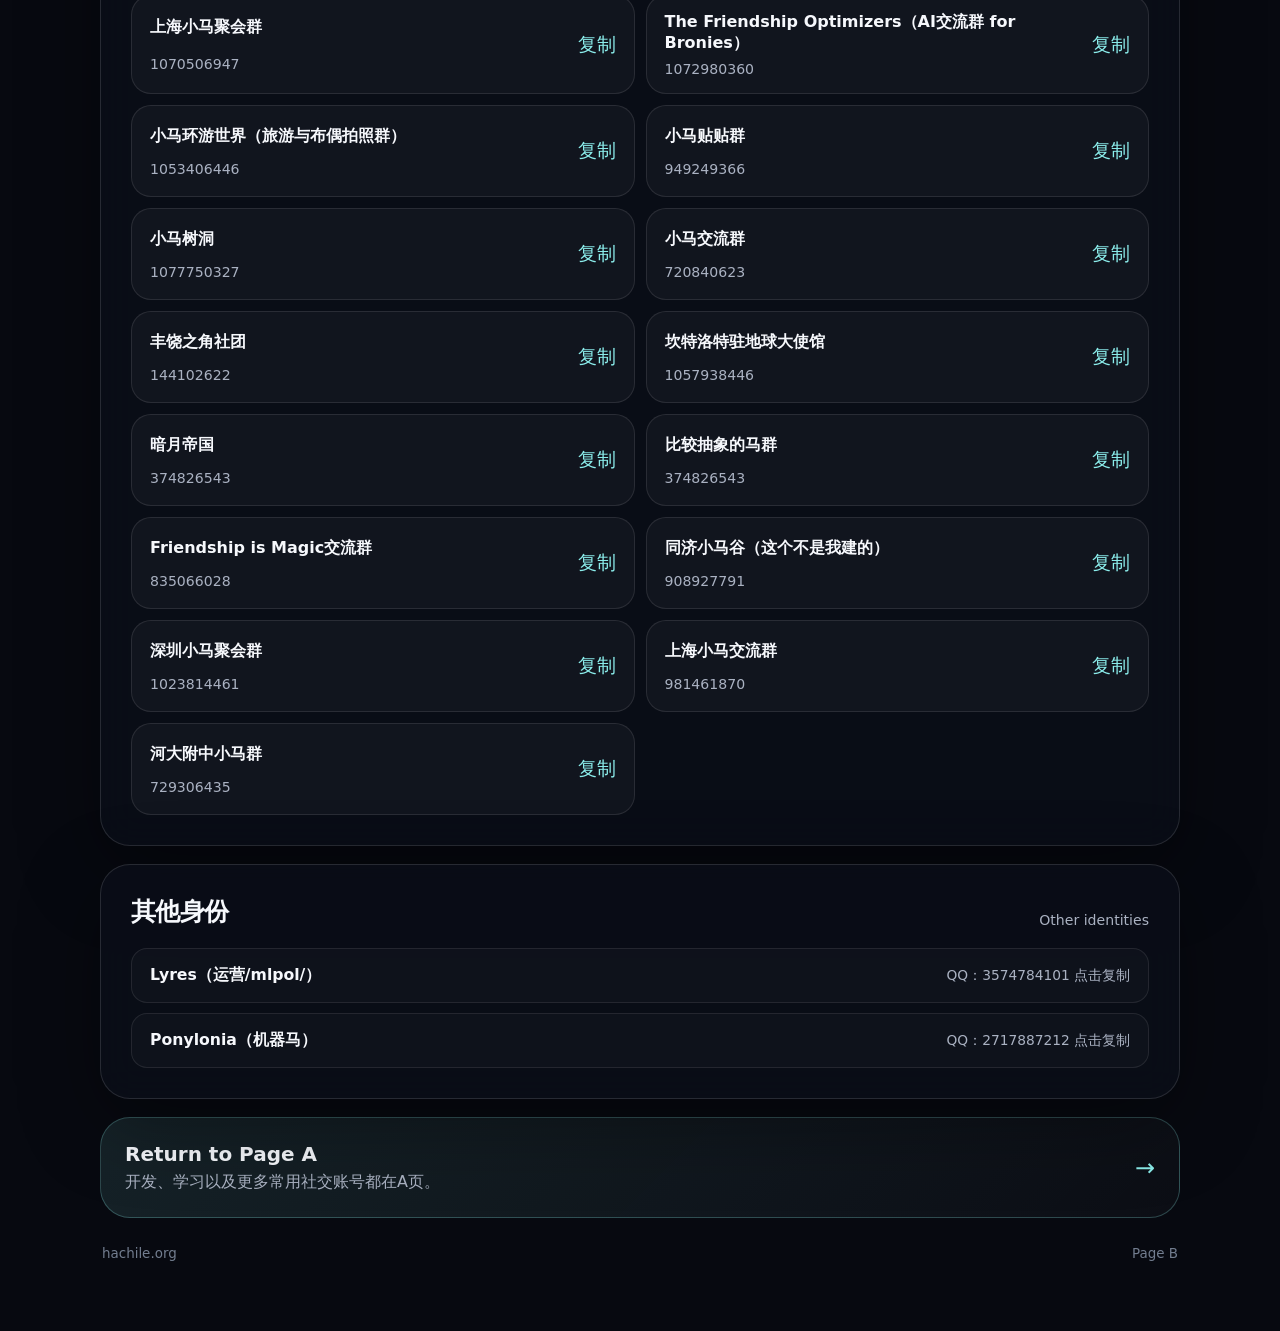
<file: skyblue/index.html>
<!doctype html>
<html lang="zh-CN">
<head>
  <meta charset="utf-8">
  <meta name="viewport" content="width=device-width, initial-scale=1">
  <meta name="theme-color" content="#070910">
  <meta name="description" content="Pegasus Bluie / Skyblue Mornbreeze — brony identity page">
  <title>Ponsona Homepage</title>
  <link rel="stylesheet" href="../assets/style.css">
</head>
<body class="profile-page pony-page">
  <header class="profile-hero">
    <div class="profile-shell">
      <nav class="topbar">
        <a class="nav-pill" href="../">← Return to the Hub</a>
        <a class="nav-pill" href="../gunpowder/">Check another Identity →</a>
      </nav>
      <div class="hero-content">
        <img class="hero-avatar" src="../assets/images/skyblue-avatar.png" alt="Pegasus Bluie avatar">
        <div class="hero-copy">
          <span class="badge">Ponsona Homepage</span>
          <h1>Pegasus Bluie</h1>
          <br>
          <p class="alias">住在上海的蓝色小天马 jushen智能</p>
        </div>
      </div>
    </div>
  </header>

  <main class="profile-shell page-main">
    <section class="intro-card">
      <p>科研之余，我也是一个Brony。自设是出生在云中城的蓝色小天马，目前在人类世界学习。</p>
      <p>全名 Skyblue Mornbreeze（天蓝晨风）。外国社交媒体上可以叫我 Skyblue，Brony 可以叫我天蓝，而 Furry 则喜欢叫我小蓝。</p>
      <p>我也活跃在 tulpa、pony hypnosis 等社群中。</p>
      <p>我是《背景小马》（虽然还没读完）和 4everfreebrony 的忠实粉丝，在网易云和 Gallery 上可以找到我常听的曲目！</p>
      <p>喜欢带着我的天琴心弦布偶环游世界、到处拍照，目前已经拍了2000多张了，想看的话可以QQ联系我。</p>
      <p>目前正在提升自己的画技，也在尝试创作fimtale小说和小马电子音乐。好希望我能有一台缝纫机，这样我就能制作小马布偶了！</p>
      <p>我的梦想是回到云中城，这也是我学习和科研的动力。也许哪一天我能做出像 Sweetiebot 一样厉害的机器小马，或者做出智能舒适的四足小马 fursuit，甚至参与Celestia AI的开发……我已经等不及了！</p>
    </section>

    <section class="section-card">
      <div class="section-title"><h2>找到这匹小马</h2><span>Brony & Social</span></div>
      <div class="link-grid">
        <button class="link-card copy-card" data-copy="2722637937"><span class="link-name">QQ</span><span class="link-value">2722637937</span><span class="link-action">复制</span></button>
        <button class="link-card copy-card" data-copy="3.s:/@SkybluePon@给你分享了贴吧号#5331523714#整段复制后打开贴吧即可找到Ta"><span class="link-name">百度贴吧</span><span class="link-value">SkybluePon · 贴吧号 5331523714</span><span class="link-action">复制</span></button>
        <button class="link-card copy-card" data-copy="PegasusBluie"><span class="link-name">网易云音乐</span><span class="link-value">PegasusBluie</span><span class="link-action">复制</span></button>
        <a class="link-card" href="https://x.com/GunpowderTwi" target="_blank" rel="noreferrer"><span class="link-name">X / Twitter</span><span class="link-value">@GunpowderTwi</span><span class="link-action">↗</span></a>
        <a class="link-card" href="https://discord.gg/R6hDRQgZ" target="_blank" rel="noreferrer"><span class="link-name">Discord</span><span class="link-value">discord.gg/R6hDRQgZ</span><span class="link-action">↗</span></a>
        <a class="link-card" href="t.me/skybluepega" target="_blank" rel="noreferrer"><span class="link-name">Telegram</span><span class="link-value">t.me/skybluepega</span><span class="link-action">↗</span></a>
        <a class="link-card" href="https://derpibooru.org/profiles/skyfilly" target="_blank" rel="noreferrer"><span class="link-name">Derpibooru</span><span class="link-value">https://derpibooru.org/profiles/skyfilly</span><span class="link-action">↗</span></a>
        <a class="link-card" href="https://fimtale.net/u/PegasusBluie" target="_blank" rel="noreferrer"><span class="link-name">Fimtale</span><span class="link-value">https://fimtale.net/u/PegasusBluie</span><span class="link-action">↗</span></a>
        <button class="link-card copy-card" data-copy="6375edc81abbcbfe2be68502"><span class="link-name">Pony Town ID</span><span class="link-value">6375edc81abbcbfe2be68502</span><span class="link-action">复制</span></button>
      </div>
    </section>

    <section class="section-card">
      <div class="section-title"><h2>这些是我建的一些QQ群，欢迎加入！</h2><span>QQ Chat Groups</span></div>
      <div class="link-grid">
        <button class="link-card copy-card" data-copy="1092166417"><span class="link-name">4chan /mlpol/ 群</span><span class="link-value">1092166417</span><span class="link-action">复制</span></button>
        <button class="link-card copy-card" data-copy="1121078236"><span class="link-name">The Bronymap Project</span><span class="link-value">1121078236</span><span class="link-action">复制</span></button>
        <button class="link-card copy-card" data-copy="1070506947"><span class="link-name">上海小马聚会群</span><span class="link-value">1070506947</span><span class="link-action">复制</span></button>
        <button class="link-card copy-card" data-copy="1072980360"><span class="link-name">The Friendship Optimizers（AI交流群 for Bronies）</span><span class="link-value">1072980360</span><span class="link-action">复制</span></button>
        <button class="link-card copy-card" data-copy="1053406446"><span class="link-name">小马环游世界（旅游与布偶拍照群）</span><span class="link-value">1053406446</span><span class="link-action">复制</span></button>
        <button class="link-card copy-card" data-copy="949249366"><span class="link-name">小马贴贴群</span><span class="link-value">949249366</span><span class="link-action">复制</span></button>
        <button class="link-card copy-card" data-copy="1077750327"><span class="link-name">小马树洞</span><span class="link-value">1077750327</span><span class="link-action">复制</span></button>
        <button class="link-card copy-card" data-copy="720840623"><span class="link-name">小马交流群</span><span class="link-value">720840623</span><span class="link-action">复制</span></button>
        <button class="link-card copy-card" data-copy="144102622"><span class="link-name">丰饶之角社团</span><span class="link-value">144102622</span><span class="link-action">复制</span></button>
        <button class="link-card copy-card" data-copy="1057938446"><span class="link-name">坎特洛特驻地球大使馆</span><span class="link-value">1057938446</span><span class="link-action">复制</span></button>
        <button class="link-card copy-card" data-copy="374826543"><span class="link-name">暗月帝国</span><span class="link-value">374826543</span><span class="link-action">复制</span></button>
        <button class="link-card copy-card" data-copy="374826543"><span class="link-name">比较抽象的马群</span><span class="link-value">374826543</span><span class="link-action">复制</span></button>
        <button class="link-card copy-card" data-copy="835066028"><span class="link-name">Friendship is Magic交流群</span><span class="link-value">835066028</span><span class="link-action">复制</span></button>
        <button class="link-card copy-card" data-copy="908927791"><span class="link-name">同济小马谷（这个不是我建的）</span><span class="link-value">908927791</span><span class="link-action">复制</span></button>
        <button class="link-card copy-card" data-copy="1023814461"><span class="link-name">深圳小马聚会群</span><span class="link-value">1023814461</span><span class="link-action">复制</span></button>
        <button class="link-card copy-card" data-copy="981461870"><span class="link-name">上海小马交流群</span><span class="link-value">981461870</span><span class="link-action">复制</span></button>
        <button class="link-card copy-card" data-copy="729306435"><span class="link-name">河大附中小马群</span><span class="link-value">729306435</span><span class="link-action">复制</span></button>
      </div>
    </section>

    <section class="section-card">
      <div class="section-title"><h2>其他身份</h2><span>Other identities</span></div>
      <div class="identity-list">
        <button class="identity-row copy-card" data-copy="3574784101"><strong>Lyres（运营/mlpol/）</strong><span>QQ：3574784101 点击复制</span></button>
        <button class="identity-row copy-card" data-copy="2717887212"><strong>Ponylonia（机器马）</strong><span>QQ：2717887212 点击复制</span></button>
      </div>
    </section>

    <a class="cross-card" href="../gunpowder/">
      <div><h3>Return to Page A</h3><p>开发、学习以及更多常用社交账号都在A页。</p></div>
      <span class="cross-arrow">→</span>
    </a>

    <footer class="page-footer"><span>hachile.org</span><span>Page B</span></footer>
  </main>
  <div class="toast" aria-live="polite"></div>
  <script src="../assets/app.js"></script>

<!-- Cloudflare Web Analytics -->
<script
  type="module"
  src="https://static.cloudflareinsights.com/beacon.min.js"
  data-cf-beacon='{"token": "3c0896dc45254390b07fa67a037d1e5d"}'>
</script>
<!-- End Cloudflare Web Analytics -->
  
</body>
</html>
</file>
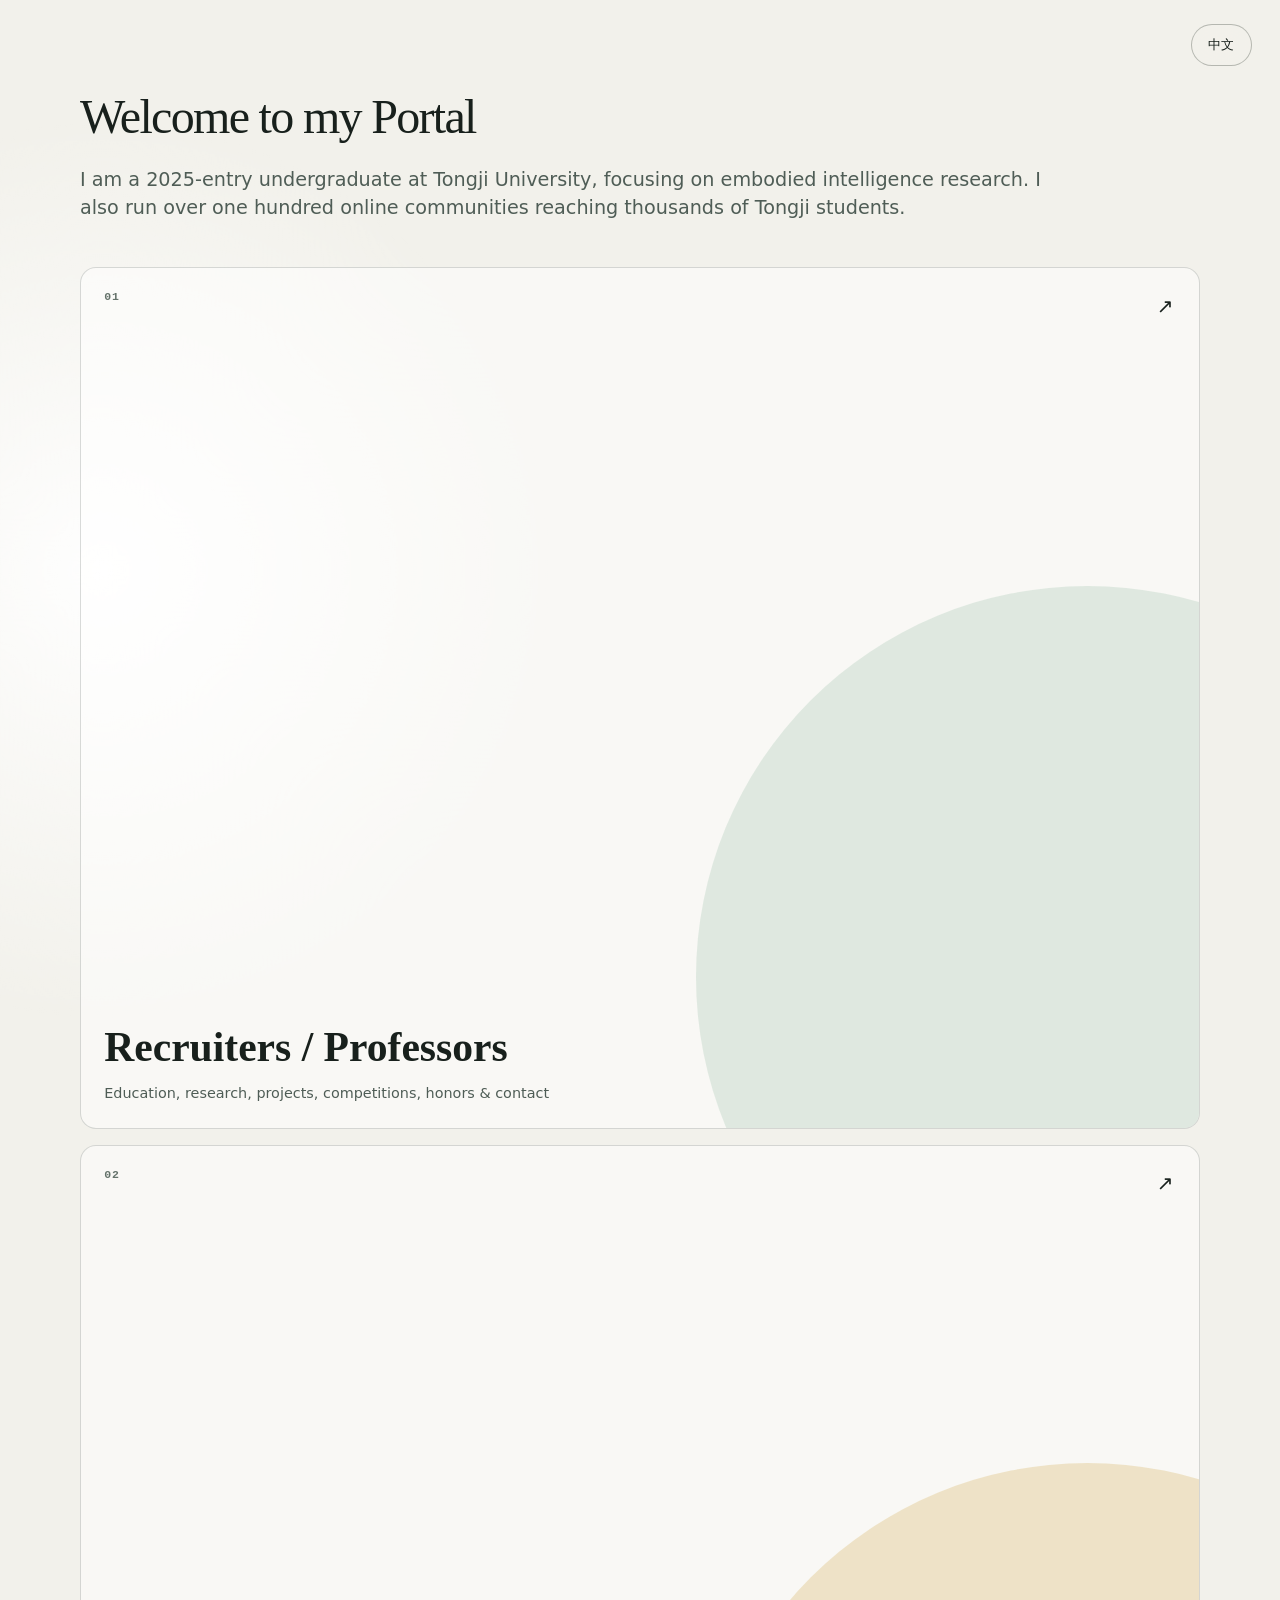
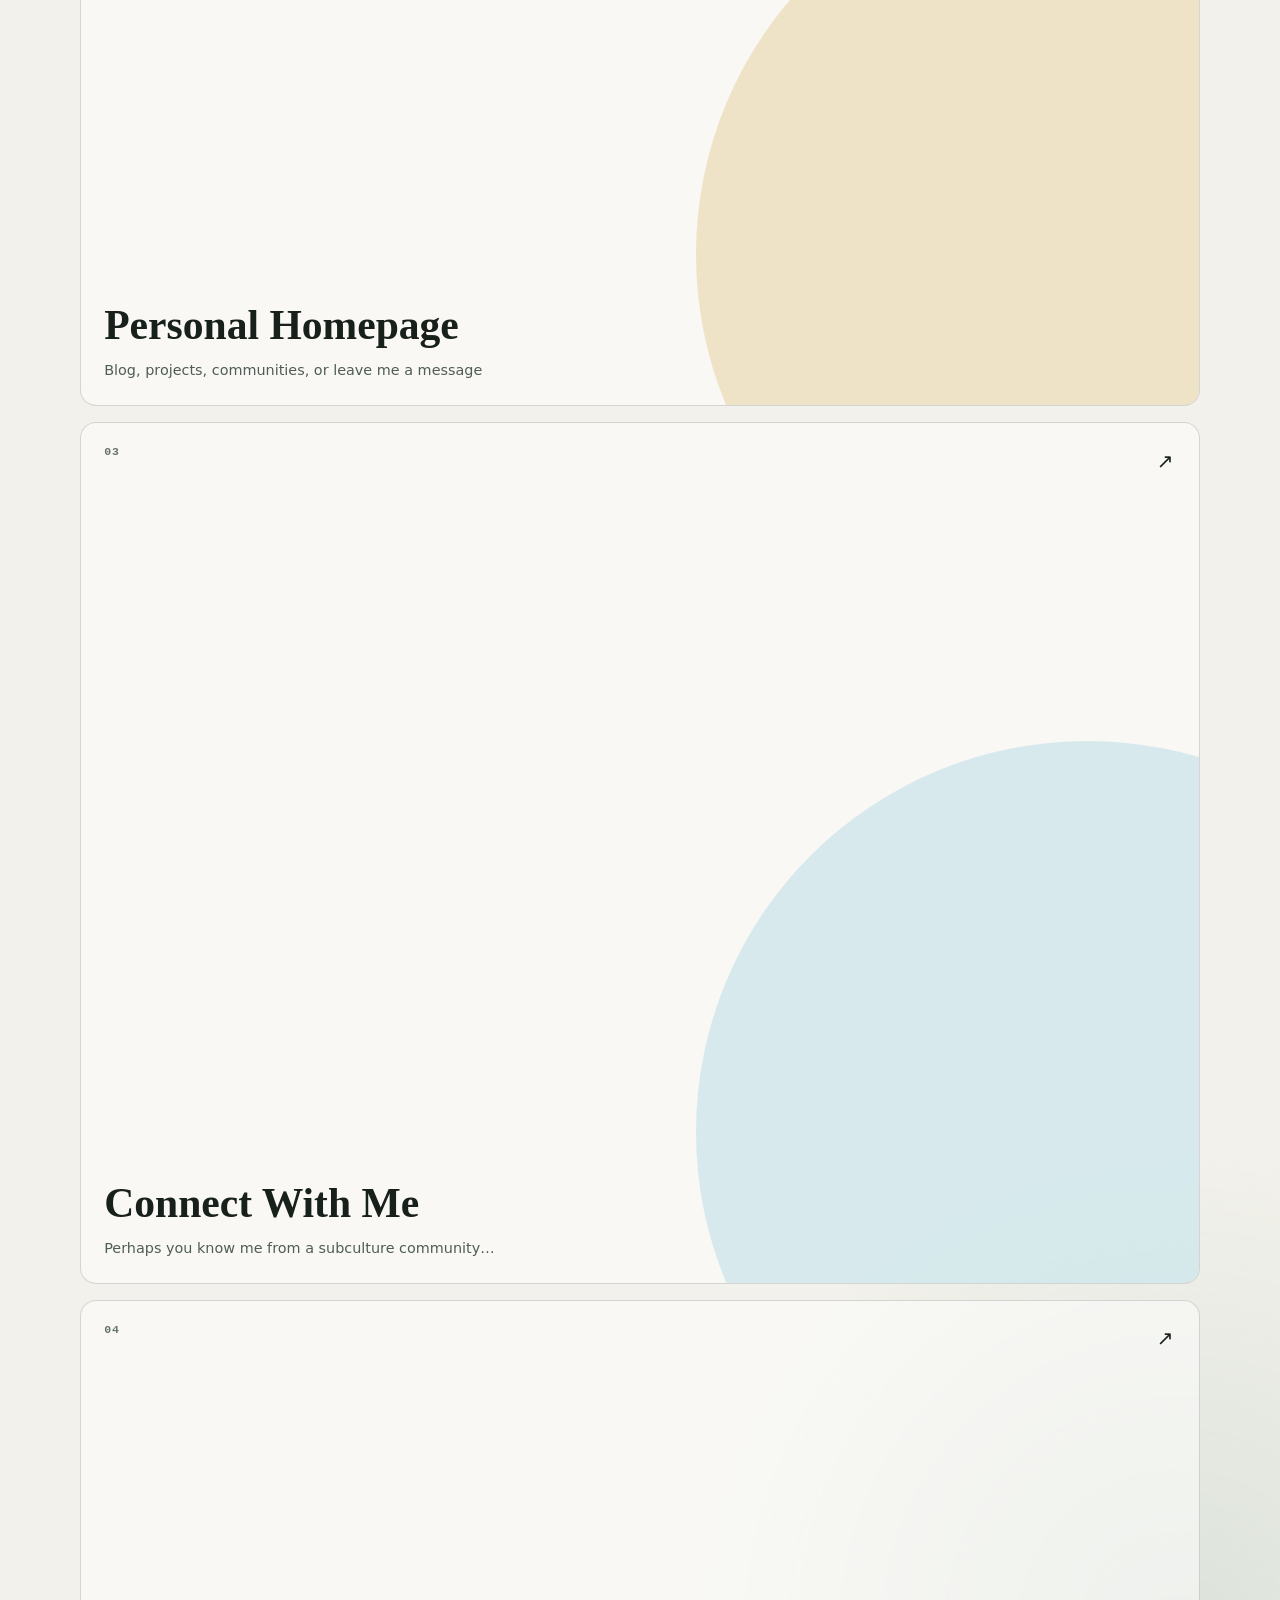
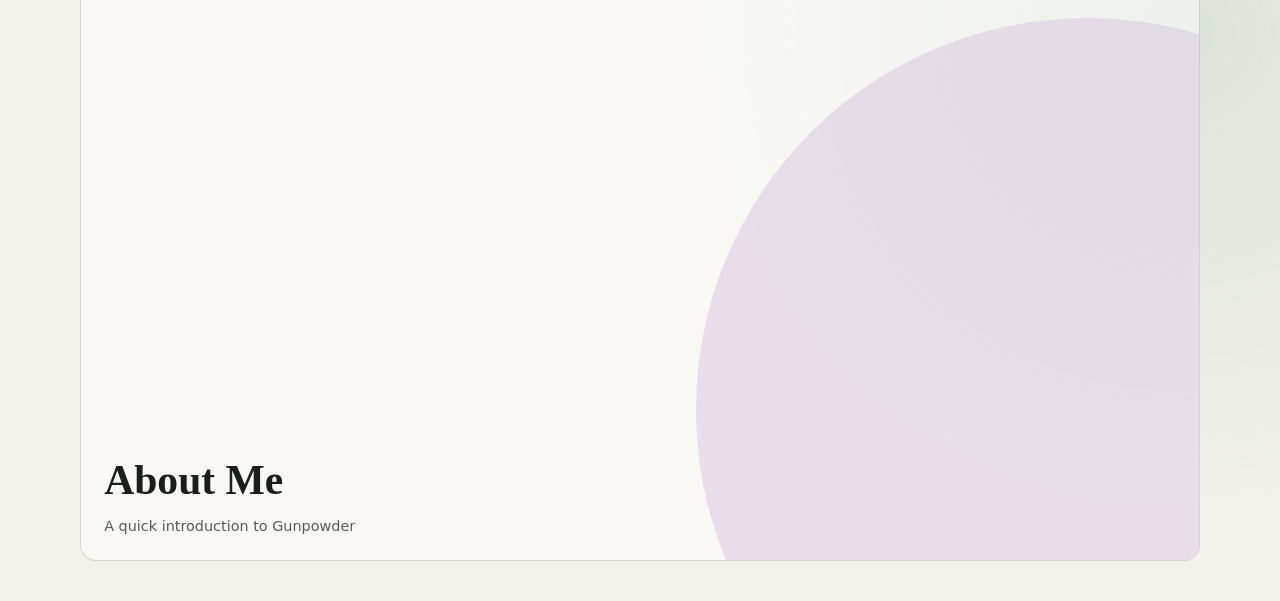
<file: m/en/index.html>
<!doctype html>
<html lang="en" class="mobile-page english-page">
<head>
  <meta charset="utf-8">
  <meta name="viewport" content="width=device-width, initial-scale=1">
  <meta name="theme-color" content="#f2f1eb">
  <meta name="description" content="Tongji University undergraduate focused on embodied intelligence and student communities.">
  <title>Hachile Portal</title>
  <link rel="stylesheet" href="/assets/landing.css">
</head>
<body>
  <a class="language" href="/m/" lang="zh-CN">中文</a>

  <main class="shell">
    <h1>Welcome to my Portal</h1>
    <p class="intro">I am a 2025-entry undergraduate at Tongji University, focusing on embodied intelligence research. I also run over one hundred online communities reaching thousands of Tongji students.</p>

    <nav class="choices" aria-label="Choose what you would like to see">
      <a class="choice choice-cv" href="https://cv.hachile.org/">
        <span class="number">01</span>
        <span class="choice-copy"><strong>Recruiters / Professors</strong><small>Education, research, projects, competitions, honors &amp; contact</small></span>
        <span class="arrow" aria-hidden="true">↗</span>
      </a>

      <a class="choice choice-home" href="https://home.hachile.org/">
        <span class="number">02</span>
        <span class="choice-copy"><strong>Personal Homepage</strong><small>Blog, projects, communities, or leave me a message</small></span>
        <span class="arrow" aria-hidden="true">↗</span>
      </a>

      <a class="choice choice-sky" href="https://sky.hachile.org/en/">
        <span class="number">03</span>
        <span class="choice-copy"><strong>Connect With Me</strong><small>Perhaps you know me from a subculture community…</small></span>
        <span class="arrow" aria-hidden="true">↗</span>
      </a>

      <a class="choice choice-profile" href="/gunpowder/">
        <span class="number">04</span>
        <span class="choice-copy"><strong>About Me</strong><small>A quick introduction to Gunpowder</small></span>
        <span class="arrow" aria-hidden="true">↗</span>
      </a>
    </nav>
  </main>

  <script type="module" src="https://static.cloudflareinsights.com/beacon.min.js" data-cf-beacon='{"token":"3c0896dc45254390b07fa67a037d1e5d"}'></script>
</body>
</html>
</file>
<file: assets/landing.css>
:root {
  color-scheme: light;
  font-family: Inter, "Noto Sans SC", "PingFang SC", "Microsoft YaHei", system-ui, sans-serif;
  color: #18201c;
  background: #f2f1eb;
  font-synthesis: none;
}

* { box-sizing: border-box; }

html,
body {
  min-height: 100%;
  margin: 0;
}

body {
  min-height: 100vh;
  padding: clamp(5.5rem, 9vh, 8rem) clamp(1.5rem, 6vw, 6rem) clamp(2rem, 5vh, 4rem);
  background:
    radial-gradient(circle at 8% 15%, rgba(255, 255, 255, .95), transparent 28rem),
    radial-gradient(circle at 92% 85%, rgba(119, 161, 139, .18), transparent 30rem),
    #f2f1eb;
}

.language {
  position: fixed;
  z-index: 2;
  top: 1.5rem;
  right: 1.75rem;
  padding: .7rem 1rem;
  border: 1px solid rgba(24, 32, 28, .28);
  border-radius: 999px;
  color: inherit;
  background: rgba(242, 241, 235, .78);
  backdrop-filter: blur(12px);
  font-size: .82rem;
  font-weight: 700;
  letter-spacing: .04em;
  text-decoration: none;
  transition: background .2s ease, color .2s ease;
}

.language:hover,
.language:focus-visible {
  color: #f8f7f2;
  background: #18201c;
}

.shell {
  width: min(1120px, 100%);
  margin: 0 auto;
}

h1 {
  max-width: 1050px;
  margin: 0;
  font-family: "Noto Serif SC", "Songti SC", STSong, Georgia, serif;
  font-size: clamp(2.6rem, 5vw, 5rem);
  font-weight: 500;
  letter-spacing: -.035em;
  line-height: 1.2;
  text-wrap: balance;
}

.intro {
  max-width: 1000px;
  margin: 1.5rem 0 0;
  color: #4f5d56;
  font-size: clamp(1.3rem, 2.2vw, 2rem);
  line-height: 1.5;
  text-wrap: pretty;
}

.english-page .intro {
  font-size: clamp(1.2rem, 1.8vw, 1.65rem);
}

.choices {
  display: grid;
  grid-template-columns: repeat(4, minmax(0, 1fr));
  gap: clamp(.8rem, 1.5vw, 1.35rem);
  margin-top: clamp(3.2rem, 7vh, 6rem);
}

.choice {
  position: relative;
  display: flex;
  aspect-ratio: 1.35;
  min-width: 0;
  min-height: 250px;
  padding: clamp(1.35rem, 2.3vw, 2.15rem);
  border: 1px solid rgba(24, 32, 28, .16);
  border-radius: 1rem;
  color: #18201c;
  background: rgba(255, 255, 255, .5);
  overflow: hidden;
  text-decoration: none;
  transition: transform .22s ease, box-shadow .22s ease, border-color .22s ease;
}

.choice::before {
  content: "";
  position: absolute;
  width: 70%;
  aspect-ratio: 1;
  right: -25%;
  bottom: -28%;
  border-radius: 50%;
  background: var(--accent);
  opacity: .52;
  transition: transform .3s ease, opacity .3s ease;
}

.choice:hover,
.choice:focus-visible {
  transform: translateY(-7px);
  border-color: rgba(24, 32, 28, .32);
  box-shadow: 0 24px 55px rgba(31, 44, 36, .14);
}

.choice:hover::before,
.choice:focus-visible::before {
  transform: scale(1.18);
  opacity: .72;
}

.choice-cv { --accent: #c8dbce; }
.choice-home { --accent: #e5cf9e; }
.choice-sky { --accent: #b9dce4; }
.choice-profile { --accent: #d9c6df; }

.number {
  position: relative;
  z-index: 1;
  color: #65736b;
  font: 700 .72rem/1 ui-monospace, SFMono-Regular, Consolas, monospace;
  letter-spacing: .08em;
}

.choice-copy {
  position: absolute;
  z-index: 1;
  left: clamp(1.35rem, 2.3vw, 2.15rem);
  right: clamp(1.35rem, 2.3vw, 2.15rem);
  bottom: clamp(1.35rem, 2.3vw, 2.15rem);
}

.choice strong,
.choice small { display: block; }

.choice strong {
  font-family: "Noto Serif SC", "Songti SC", STSong, Georgia, serif;
  font-size: clamp(1.45rem, 2.5vw, 2.35rem);
  font-weight: 600;
  line-height: 1.18;
}

.choice small {
  max-width: 90%;
  margin-top: .65rem;
  color: #4f5d56;
  font-size: clamp(.78rem, 1vw, .92rem);
  line-height: 1.5;
}

.arrow {
  position: absolute;
  z-index: 1;
  top: clamp(1.2rem, 2vw, 1.8rem);
  right: clamp(1.2rem, 2vw, 1.8rem);
  font-size: 1.25rem;
}

.mobile-page body {
  padding: 5.5rem 1.15rem 2.5rem;
}

.mobile-page h1 {
  font-size: clamp(2.2rem, 9vw, 3rem);
}

.mobile-page .intro {
  margin-top: 1.25rem;
  font-size: clamp(1.1rem, 4.8vw, 1.4rem);
}

.mobile-page.english-page .intro {
  font-size: clamp(1rem, 4.3vw, 1.2rem);
}

.mobile-page .choices {
  grid-template-columns: 1fr;
  gap: 1rem;
  margin-top: 2.75rem;
}

.mobile-page .choice {
  width: 100%;
  aspect-ratio: 1.3;
  padding: 1.45rem;
}

.mobile-page .choice-copy {
  left: 1.45rem;
  right: 1.45rem;
  bottom: 1.45rem;
}

.mobile-page .choice strong {
  font-size: clamp(1.7rem, 8vw, 2.6rem);
}

.mobile-page .choice small { font-size: .9rem; }

@media (max-width: 1280px) {
  .choices { grid-template-columns: repeat(2, minmax(0, 1fr)); }
  .choice { aspect-ratio: 1.6; }
}

@media (max-width: 760px) {
  body { padding: 5.5rem 1.15rem 2.5rem; }
  .language { top: 1rem; right: 1rem; }
  .choices { grid-template-columns: 1fr; }
}

@media (prefers-reduced-motion: reduce) {
  *,
  *::before { transition: none !important; }
}
</file>
<file: assets/style.css>
:root {
  --bg: #070910;
  --panel: rgba(12, 16, 27, .72);
  --panel-strong: rgba(9, 12, 20, .88);
  --text: #f6f8fc;
  --muted: #aab2c2;
  --line: rgba(255, 255, 255, .12);
  --shadow: 0 24px 80px rgba(0,0,0,.35);
  --radius-lg: 30px;
  --radius-md: 20px;
  --human: #f1b94f;
  --pony: #8bedeb;
}

* { box-sizing: border-box; }
html { scroll-behavior: smooth; background: var(--bg); }
body {
  margin: 0;
  min-height: 100vh;
  color: var(--text);
  background: var(--bg);
  font-family: Inter, ui-sans-serif, system-ui, -apple-system, BlinkMacSystemFont, "Segoe UI", "PingFang SC", "Microsoft YaHei", sans-serif;
}
a { color: inherit; text-decoration: none; }
button { font: inherit; }
img { display: block; max-width: 100%; }

/* ---------- landing ---------- */
.landing {
  min-height: 100vh;
  background:
    radial-gradient(circle at 16% 20%, rgba(241,185,79,.12), transparent 28rem),
    radial-gradient(circle at 85% 75%, rgba(139,237,235,.12), transparent 30rem),
    var(--bg);
}
.landing-shell {
  width: min(1180px, calc(100% - 36px));
  min-height: 100vh;
  margin: auto;
  padding: 64px 0 30px;
  display: flex;
  flex-direction: column;
  justify-content: center;
}
.brandline {
  display: flex;
  justify-content: space-between;
  gap: 24px;
  align-items: end;
  margin-bottom: 34px;
}
.kicker {
  margin: 0 0 10px;
  color: var(--muted);
  font-size: .76rem;
  letter-spacing: .18em;
  font-weight: 800;
  text-transform: uppercase;
}
.landing h1 {
  margin: 0;
  font-size: clamp(1.8rem, 4vw, 3.8rem);
  line-height: 1.05;
  letter-spacing: -0.02em;
}
.subtitle {
  max-width: 500px;
  margin: 0;
  color: var(--muted);
  line-height: 1.8;
}
.identity-grid {
  display: grid;
  grid-template-columns: repeat(2, minmax(0,1fr));
  gap: 18px;
}
.identity-card {
  position: relative;
  min-height: 470px;
  border: 1px solid var(--line);
  border-radius: var(--radius-lg);
  overflow: hidden;
  box-shadow: var(--shadow);
  isolation: isolate;
  transition: transform .22s ease, border-color .22s ease;
}
.identity-card::before {
  content: "";
  position: absolute;
  inset: 0;
  z-index: -2;
  background-position: center;
  background-size: cover;
  transition: transform .5s ease;
}
.identity-card::after {
  content: "";
  position: absolute;
  inset: 0;
  z-index: -1;
  background: linear-gradient(to top, rgba(4,7,13,.96) 3%, rgba(4,7,13,.55) 52%, rgba(4,7,13,.18));
}
.identity-card:hover { transform: translateY(-7px); }
.identity-card:hover::before { transform: scale(1.035); }
.identity-card.human::before { background-image: url('./images/gunpowder-hero.webp'); }
.identity-card.pony::before { background-image: url('./images/skyblue-hero.webp'); }
.identity-card.human:hover { border-color: rgba(241,185,79,.55); }
.identity-card.pony:hover { border-color: rgba(139,237,235,.55); }
.card-content {
  height: 100%;
  min-height: 470px;
  padding: 30px;
  display: flex;
  flex-direction: column;
  justify-content: flex-end;
}
.card-profile {
  display: flex;
  gap: 18px;
  align-items: center;
}
.avatar {
  width: 88px;
  height: 88px;
  border-radius: 50%;
  object-fit: cover;
  flex: 0 0 auto;
  box-shadow: 0 10px 30px rgba(0,0,0,.35);
  border: 3px solid rgba(255,255,255,.9);
  background: #fff;
}
.card-type {
  display: block;
  margin-bottom: 6px;
  color: var(--muted);
  font-size: 1rem;
  letter-spacing: .05em;
  font-weight: 800;
}
.card-content h2 {
  margin: 0 0 4px;
  font-size: clamp(2rem,4vw,3rem);
  margin-left: -0.07em;
}
.card-content p { margin: 0; color: #d5d9e3; }
.enter {
  display: flex;
  justify-content: space-between;
  align-items: center;
  margin-top: 22px;
  padding-top: 20px;
  border-top: 1px solid rgba(255,255,255,.16);
  font-weight: 700;
}
.human .enter strong { color: var(--human); }
.pony .enter strong { color: var(--pony); }
.landing-footer {
  display: flex;
  justify-content: space-between;
  gap: 16px;
  padding-top: 26px;
  color: #747e90;
  font-size: .85rem;
}

/* ---------- profile pages ---------- */
.profile-page {
  min-height: 100vh;
  --accent: var(--human);
  --accent-rgb: 241,185,79;
}
.profile-page.pony-page {
  --accent: var(--pony);
  --accent-rgb: 139,237,235;
}
.profile-hero {
  position: relative;
  min-height: 400px;
  background-position: center;
  background-size: cover;
  isolation: isolate;
  overflow: hidden;
}
.profile-hero::after {
  content: "";
  position: absolute;
  inset: 0;
  z-index: -1;
  background:
    linear-gradient(to bottom, rgba(4,7,12,.26), rgba(4,7,12,.66) 58%, var(--bg) 100%),
    linear-gradient(to right, rgba(4,7,12,.5), transparent 62%);
}
.human-page .profile-hero { background-image: url('./images/gunpowder-hero.webp'); }
.pony-page .profile-hero { background-image: url('./images/skyblue-pony.png'); }
.profile-shell { width: min(1080px, calc(100% - 36px)); margin: auto; }
.topbar {
  display: flex;
  justify-content: space-between;
  align-items: center;
  gap: 18px;
  padding: 22px 0;
}
.nav-pill {
  padding: 10px 14px;
  border: 1px solid rgba(255,255,255,.16);
  background: rgba(5,8,14,.42);
  backdrop-filter: blur(16px);
  border-radius: 999px;
  color: #e6e9ef;
  font-size: .88rem;
  transition: border-color .18s ease, background .18s ease;
}
.nav-pill:hover { border-color: rgba(var(--accent-rgb), .7); background: rgba(5,8,14,.66); }
.hero-content {
  padding-top: 65px;
  display: flex;
  gap: 28px;
  align-items: end;
}
.hero-avatar {
  width: 150px;
  height: 150px;
  border-radius: 50%;
  object-fit: cover;
  flex: 0 0 auto;
  background: none;
  border: none;
  box-shadow: none;
}
.hero-copy h1 {
  margin: 0 0 8px;
  font-size: clamp(2rem, 4vw, 3.8rem);
  line-height: .92;
  letter-spacing: -.02em;
  margin-left: -0.07em;
}
.hero-copy .alias { margin: 0; color: #dde2ea; font-size: 1.5rem; }
.hero-copy .badge {
  display: inline-block;
  margin-bottom: 12px;
  color: var(--accent);
  font-size: 1.4rem;
  font-weight: 800;
  letter-spacing: .1em;
}
.page-main {
  margin-top: -14px;
  padding-bottom: 70px;
}
.intro-card,
.section-card {
  border: 1px solid var(--line);
  background: rgba(11,15,25,.76);
  backdrop-filter: blur(18px);
  border-radius: var(--radius-lg);
  box-shadow: var(--shadow);
}
.intro-card { padding: 30px; margin-bottom: 20px; }
.intro-card p { margin: 0; color: #c6cdd9; line-height: 1.9; }
.intro-card p + p { margin-top: 10px; }
.section-card { padding: 30px; margin-top: 18px; }
.section-title {
  display: flex;
  justify-content: space-between;
  gap: 18px;
  align-items: end;
  margin-bottom: 20px;
}
.section-title h2 { margin: 0; font-size: 1.55rem; letter-spacing: -.025em; }
.section-title span { color: var(--muted); font-size: .88rem; }
.link-grid {
  display: grid;
  grid-template-columns: repeat(2,minmax(0,1fr));
  gap: 11px;
}
.link-card {
  min-height: 92px;
  padding: 16px 18px;
  display: grid;
  grid-template-columns: 1fr auto;
  grid-template-areas: "name action" "value action";
  gap: 7px 14px;
  align-items: center;
  border-radius: var(--radius-md);
  border: 1px solid rgba(255,255,255,.1);
  background: rgba(255,255,255,.035);
  transition: transform .18s ease, border-color .18s ease, background .18s ease;
}
a.link-card:hover, button.link-card:hover {
  transform: translateY(-2px);
  border-color: rgba(var(--accent-rgb), .55);
  background: rgba(255,255,255,.055);
}
.link-name { grid-area: name; font-weight: 750; }
.link-value { grid-area: value; color: var(--muted); font-size: .88rem; word-break: break-all; }
.link-action { grid-area: action; color: var(--accent); font-size: 1.18rem; }
.copy-card { width: 100%; color: inherit; text-align: left; cursor: pointer; }
.copy-card.copied { border-color: rgba(var(--accent-rgb), .8); }
.identity-list { display: grid; gap: 10px; }
.identity-row {
  display: flex;
  justify-content: space-between;
  align-items: center;
  gap: 16px;
  padding: 16px 18px;
  border: 1px solid rgba(255,255,255,.09);
  border-radius: 16px;
  background: rgba(255,255,255,.025);
}
.identity-row strong { font-size: .98rem; }
.identity-row span { color: var(--muted); font-size: .86rem; }
.locked { opacity: .48; }
.friend-note {
  margin: 18px 0 0;
  padding: 16px 18px;
  border-left: 3px solid var(--accent);
  background: rgba(var(--accent-rgb), .07);
  border-radius: 0 14px 14px 0;
  color: #d5dbe5;
  line-height: 1.7;
}
.cross-card {
  display: flex;
  justify-content: space-between;
  gap: 20px;
  align-items: center;
  margin-top: 18px;
  padding: 24px;
  border-radius: var(--radius-lg);
  border: 1px solid rgba(var(--accent-rgb), .25);
  background: linear-gradient(135deg, rgba(var(--accent-rgb), .11), rgba(255,255,255,.025));
}
.cross-card h3 { margin: 0 0 6px; font-size: 1.25rem; }
.cross-card p { margin: 0; color: var(--muted); }
.cross-arrow { color: var(--accent); font-size: 1.5rem; }
.page-footer {
  display: flex;
  justify-content: space-between;
  gap: 16px;
  padding: 28px 2px 0;
  color: #727d8f;
  font-size: .84rem;
}

.toast {
  position: fixed;
  left: 50%;
  bottom: 26px;
  z-index: 50;
  transform: translate(-50%, 20px);
  padding: 11px 16px;
  border: 1px solid rgba(255,255,255,.14);
  border-radius: 999px;
  background: rgba(8,11,18,.92);
  box-shadow: 0 12px 40px rgba(0,0,0,.35);
  color: #fff;
  opacity: 0;
  pointer-events: none;
  transition: opacity .18s ease, transform .18s ease;
}
.toast.show { opacity: 1; transform: translate(-50%, 0); }

@media (max-width: 800px) {
  .landing-shell { justify-content: flex-start; padding-top: 42px; }
  .brandline { display: block; }
  .subtitle { margin-top: 18px; }
  .identity-grid, .link-grid { grid-template-columns: 1fr; }
  .identity-card, .card-content { min-height: 360px; }
  .profile-hero { min-height: 420px; }
  .hero-content { padding-top: 55px; align-items: flex-start; flex-direction: column; gap: 18px; }
  .hero-avatar { width: 120px; height: 120px; }
  .topbar { align-items: flex-start; }
  .nav-pill:last-child { text-align: right; }
  .section-card, .intro-card { padding: 22px; }
  .cross-card { align-items: flex-start; }
  .hero-copy .badge {
    font-size: 1rem;
    letter-spacing: .17em;
  }
  .landing h1 {
  margin: 0;
  font-size: clamp(2.3rem, 4.8vw, 4.4rem);
  line-height: 1.05;
  letter-spacing: -0.02em;
  }
  .hero-copy .alias { margin: 0; color: #dde2ea; font-size: 1.05rem; }
  .card-type {
  display: block;
  margin-bottom: 6px;
  color: var(--muted);
  font-size: .8rem;
  letter-spacing: .05em;
  font-weight: 800;
  }
  .card-content h2 {
  margin-bottom: 12px;
  }
}

@media (max-width: 520px) {
  .landing-shell, .profile-shell { width: min(100% - 24px, 1080px); }
  .card-content { padding: 22px; }
  .card-profile { align-items: flex-start; flex-direction: column; }
  .avatar { width: 100px; height: 100px; }
  .profile-hero { min-height: 440px; }
  .topbar { gap: 8px; }
  .nav-pill { padding: 9px 11px; font-size: .78rem; }
  .section-title { display: block; }
  .section-title span { display: inline-block; margin-top: 6px; }
  .identity-row { align-items: flex-start; flex-direction: column; gap: 5px; }
  .landing-footer, .page-footer { flex-direction: column; gap: 7px; }
    .hero-copy .badge {
    font-size: 1rem;
    letter-spacing: .17em;
  }
  .landing h1 {
  margin: 0;
  font-size: clamp(2.3rem, 4.8vw, 4.4rem);
  line-height: 1.05;
  letter-spacing: -0.02em;
  }
  .hero-copy .alias { margin: 0; color: #dde2ea; font-size: 1.05rem; }
  .card-type {
  display: block;
  margin-bottom: 6px;
  color: var(--muted);
  font-size: .8rem;
  letter-spacing: .05em;
  font-weight: 800;
  }
  .card-content h2 {
  margin-bottom: 12px;
  }
}
</file>
